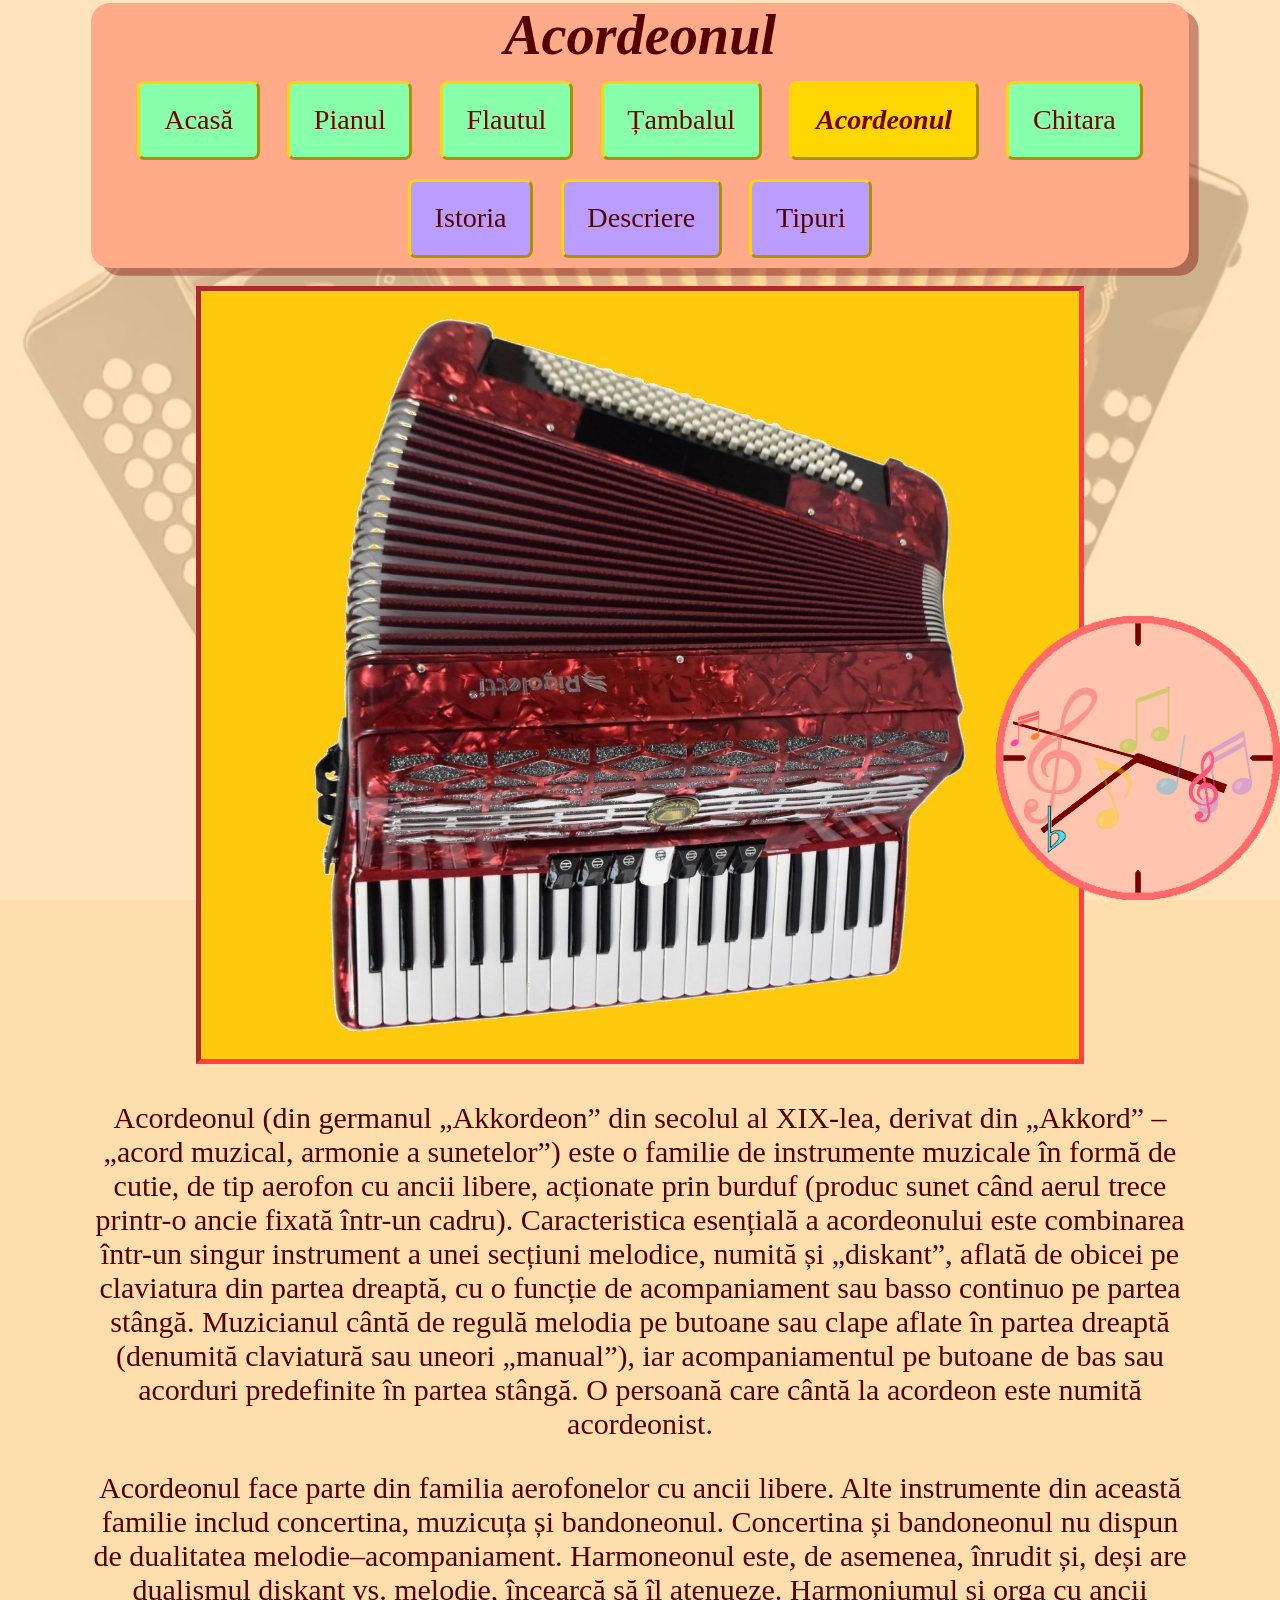
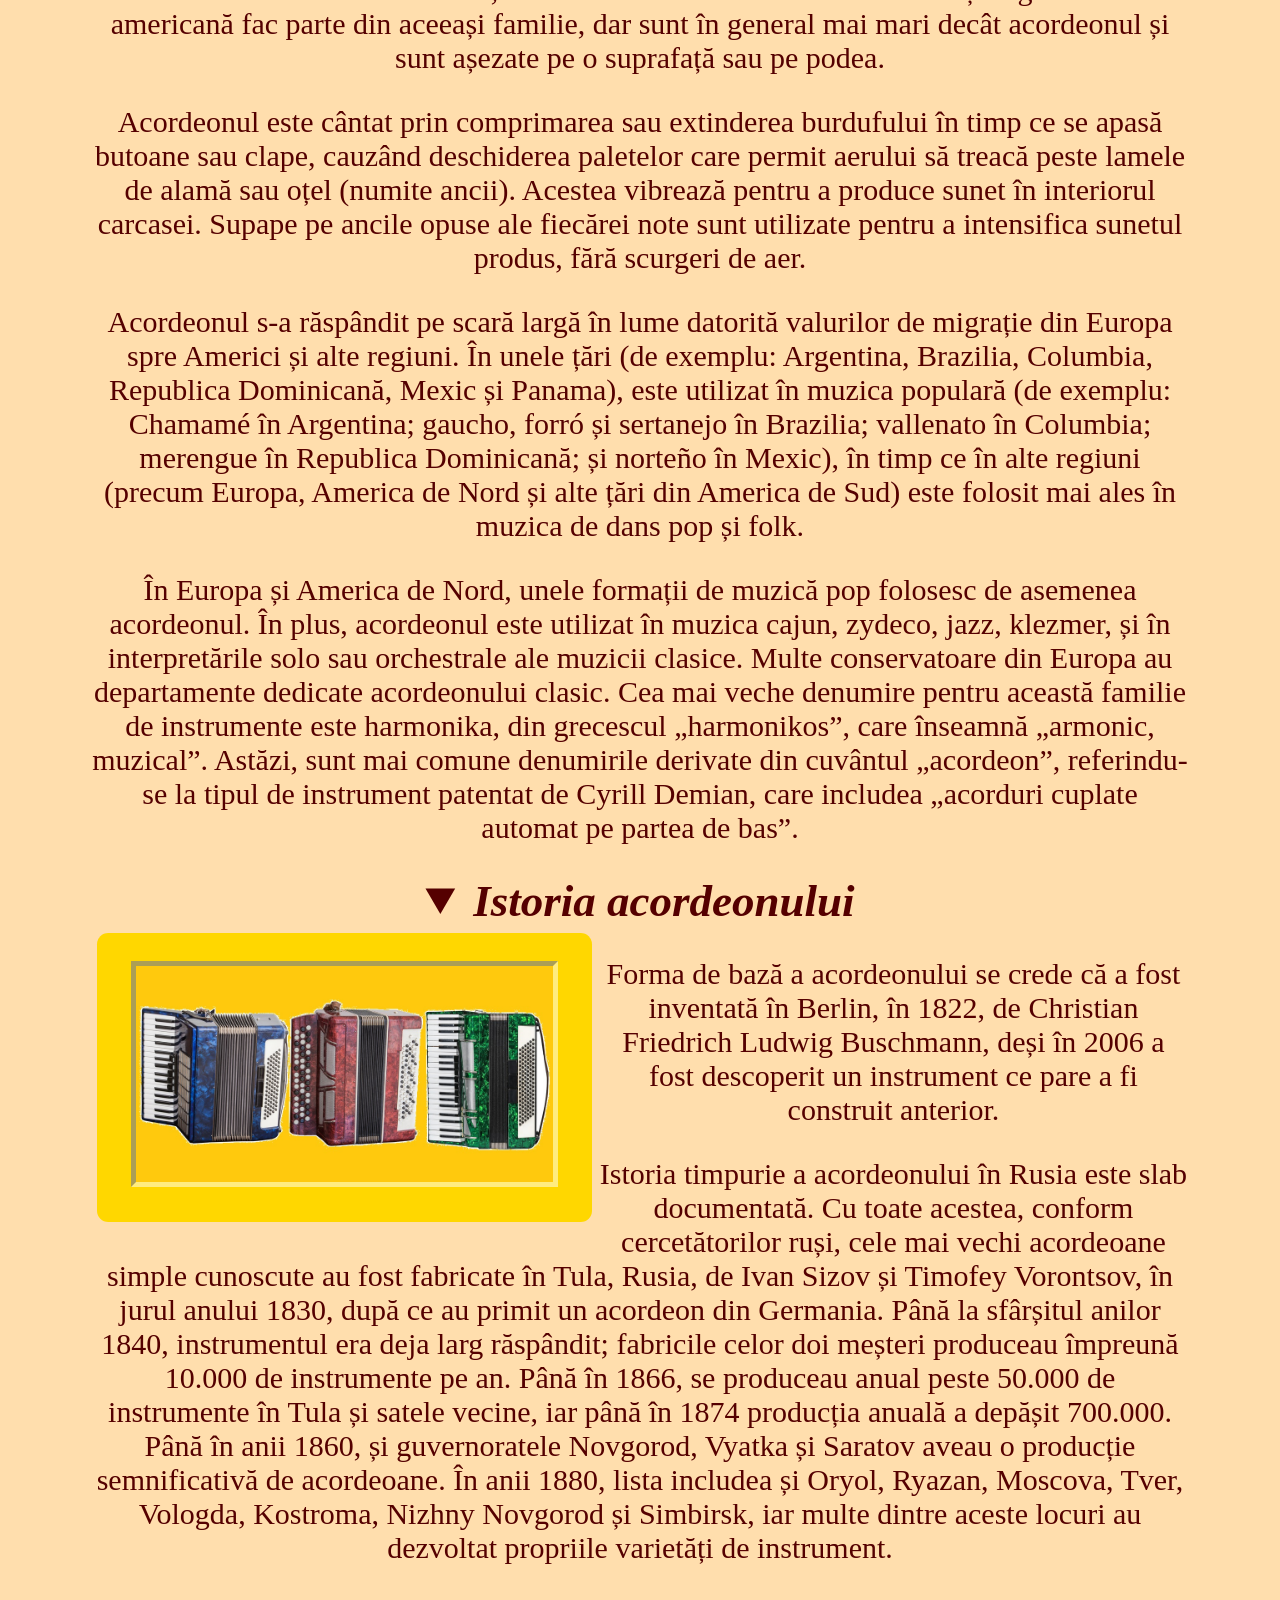
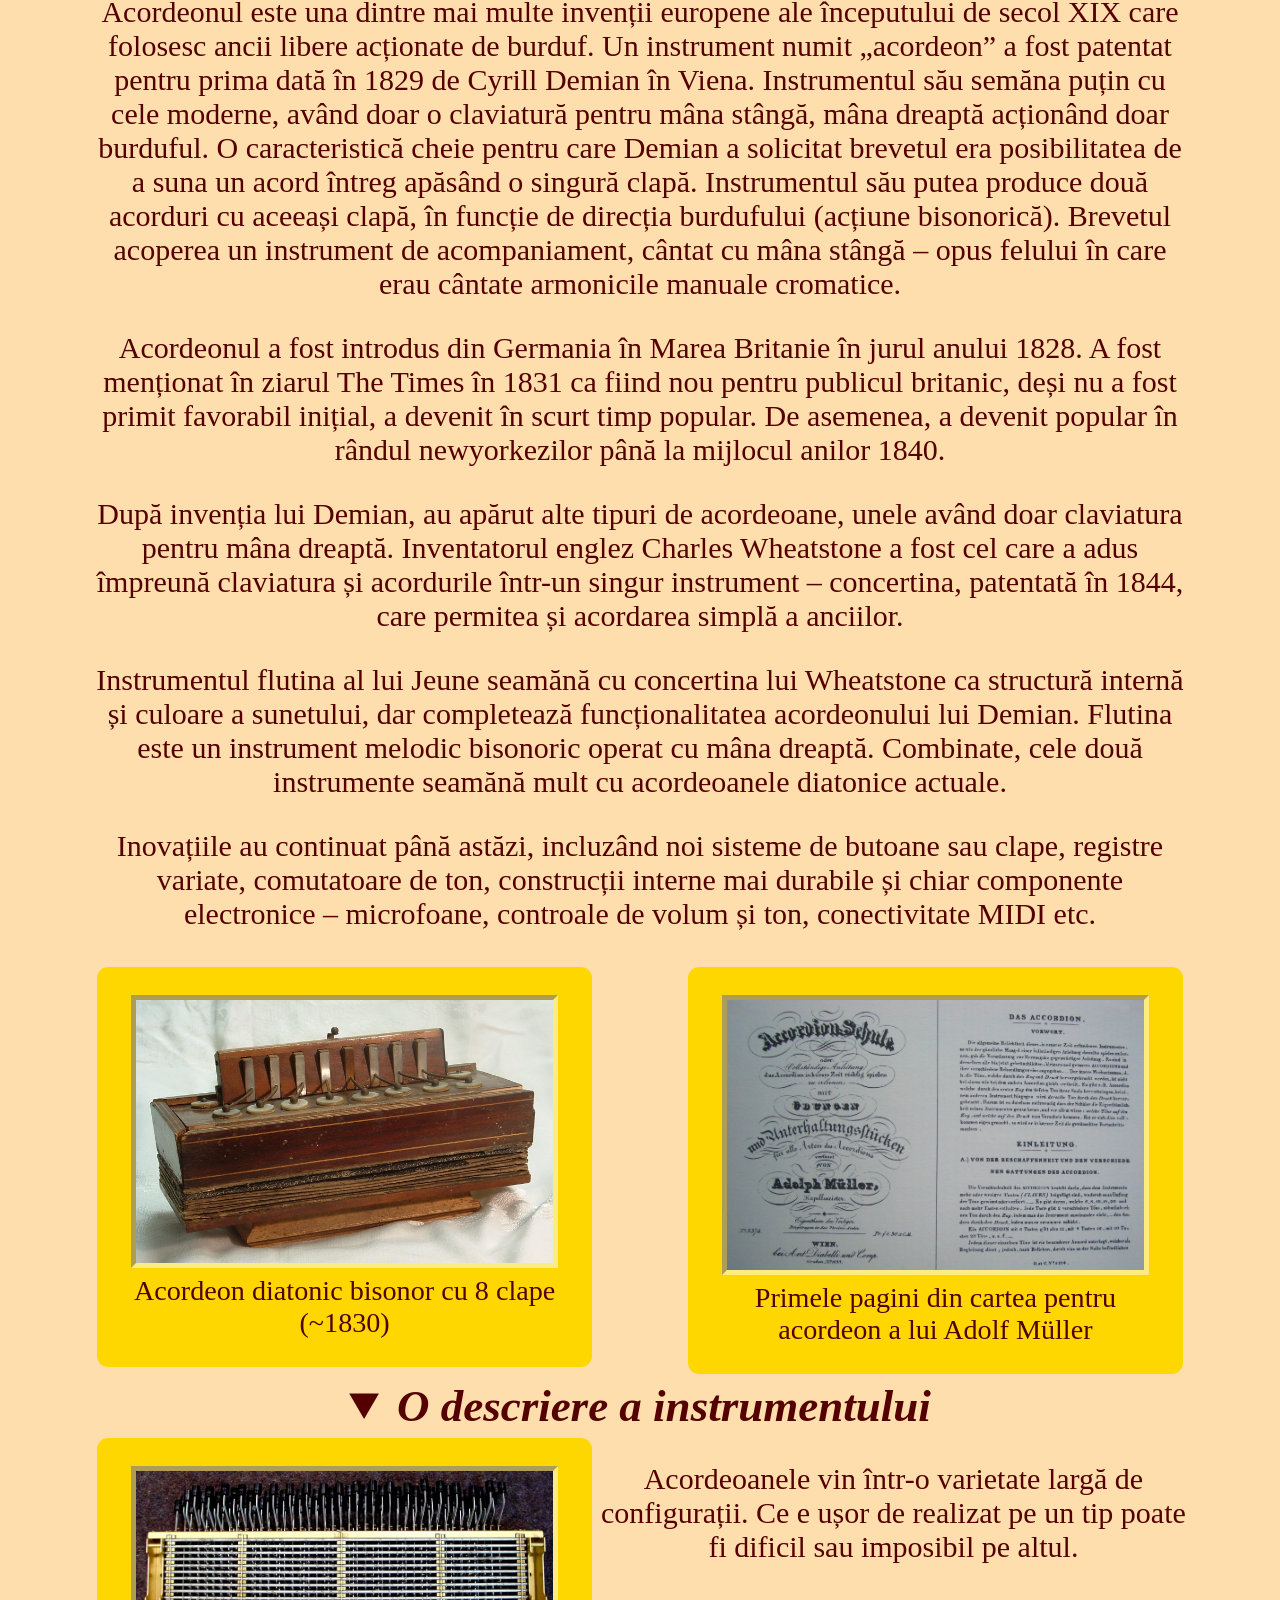
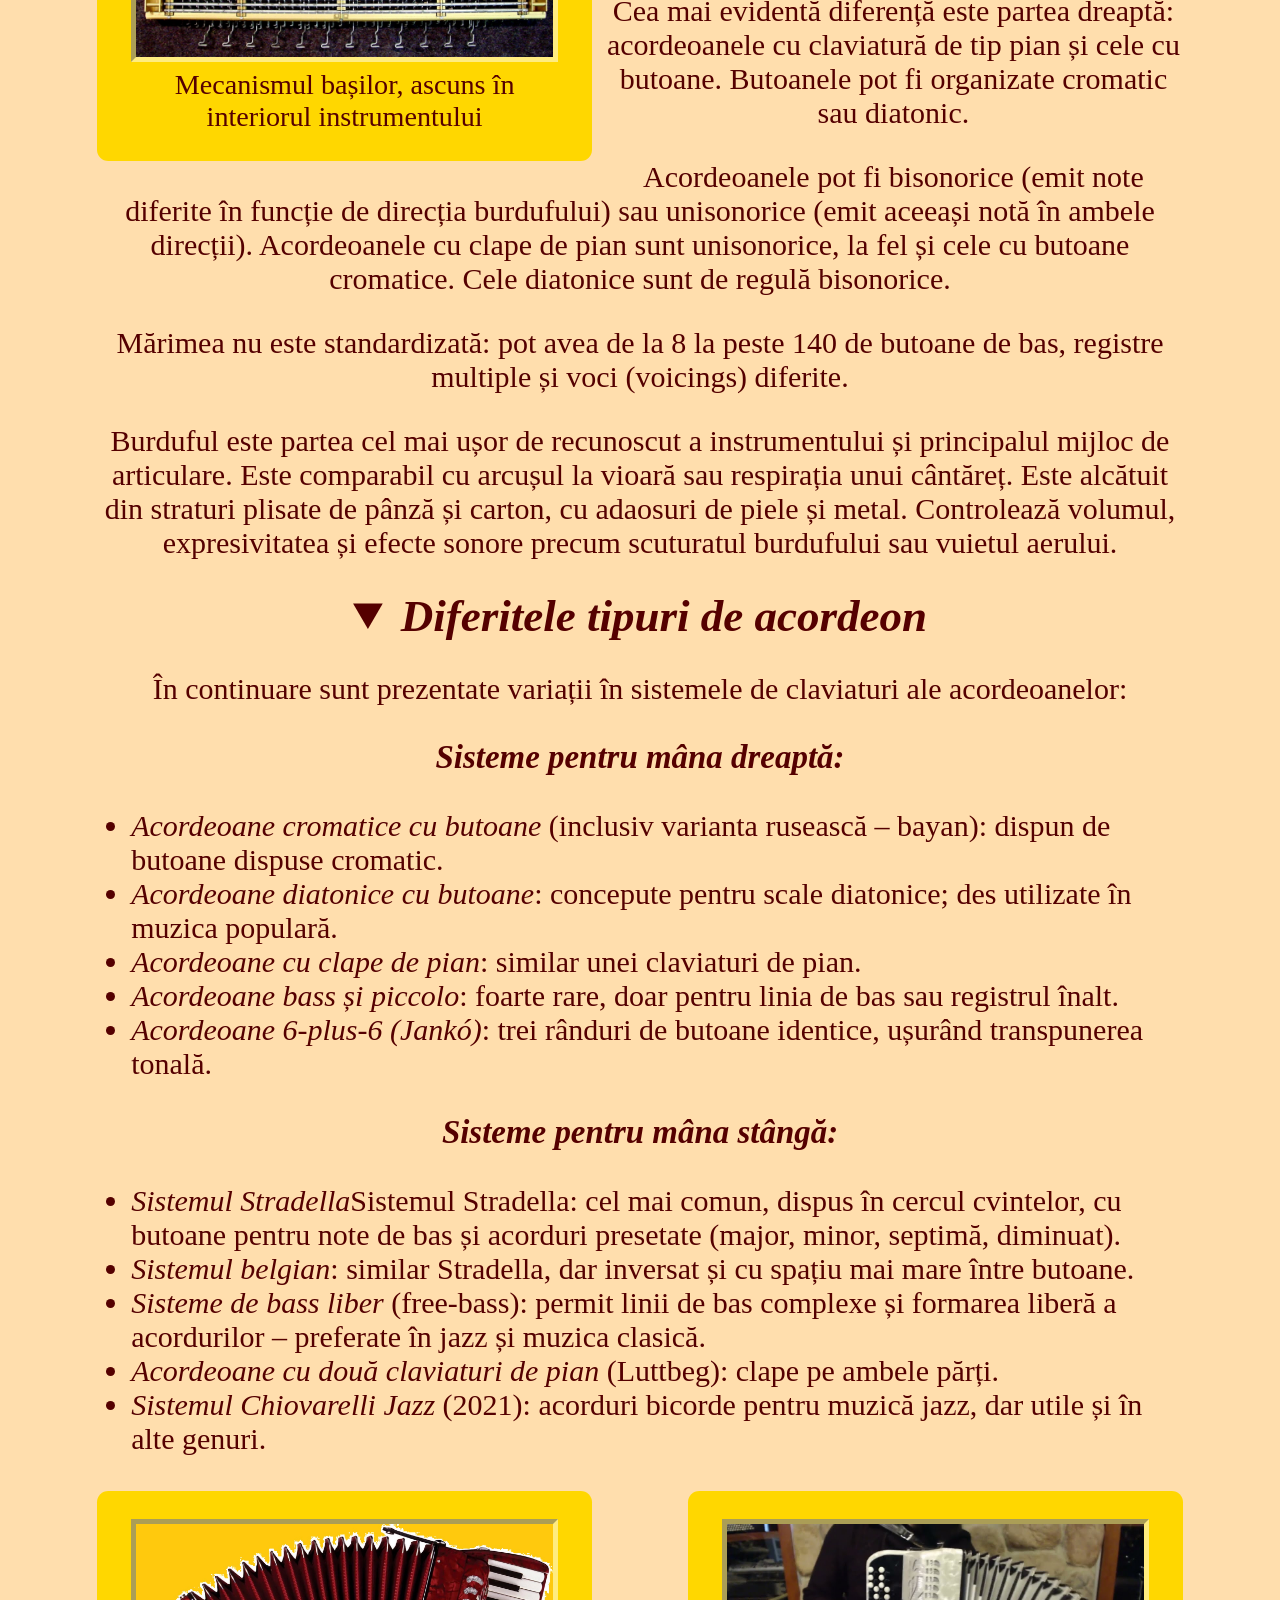
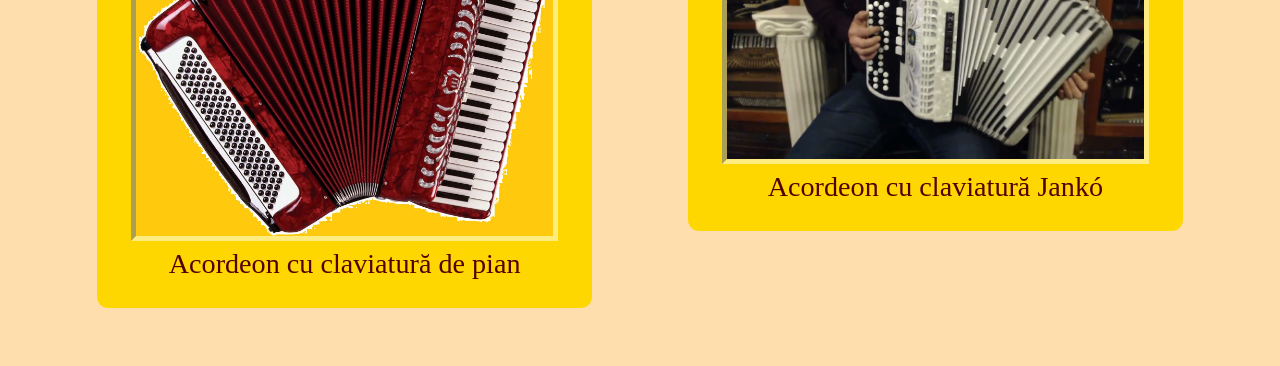
<file: docs/Acordeonul.html>
<!DOCTYPE html>
<html lang="ro">
<head>
  <meta charset="UTF-8"></meta>
  <title>Acordeonul</title>
  <link rel="icon" type="image/x-icon" href="icon.png"></link>
  <link rel="stylesheet" href="css/pagina.css"></link>
  <link rel="stylesheet" href="css/stil acordeon.css"></link>
</head>
<body>

<div id="fundal"></div>

<div id="continut">

<header>
  
  <h1>Acordeonul</h1>
  
  <div class="meniu">
    <a class="link" href="index.html">Acasă</a>
	<div class="subMeniu">
	  <a class="linkSub" href="Orchestra.html">Orchestra</a>
	  <div class="subSubMeniu">
	    <a class="linkSub" href="Orchestra.html#istoria">Istoria</a>
	    <a class="linkSub" href="Orchestra.html#descriere">Descriere</a>
	    <a class="linkSub" href="Orchestra.html#tipuri">Tipuri</a>
	  </div>
	</div>
  </div>
  
  <div class="meniu">
    <a class="link" href="Pianul.html">Pianul</a>
	<div class="subMeniu">
	  <a class="linkSub" href="Pianul.html#istoria">Istoria</a>
	  <a class="linkSub" href="Pianul.html#descriere">Descriere</a>
	  <a class="linkSub" href="Pianul.html#tipuri">Tipuri</a>
	</div>
  </div>
  
  <div class="meniu">
    <a class="link" href="Flautul.html">Flautul</a>
	<div class="subMeniu">
	  <a class="linkSub" href="Flautul.html#istoria">Istoria</a>
	  <a class="linkSub" href="Flautul.html#descriere">Descriere</a>
	  <a class="linkSub" href="Flautul.html#tipuri">Tipuri</a>
	</div>
  </div>
  
  <div class="meniu">
    <a class="link" href="Tambalul.html">Țambalul</a>
	<div class="subMeniu">
	  <a class="linkSub" href="Tambalul.html#istoria">Istoria</a>
	  <a class="linkSub" href="Tambalul.html#descriere">Descriere</a>
	</div>
  </div>
  
  <button class="link" id="pagCurenta">Acordeonul</button>
  
  <div class="meniu">
    <a class="link" href="Chitara.html">Chitara</a>
	<div class="subMeniu">
	  <a class="linkSub" href="Chitara.html#istoria">Istoria</a>
	  <a class="linkSub" href="Chitara.html#descriere">Descriere</a>
	  <a class="linkSub" href="Chitara.html#tipuri">Tipuri</a>
	</div>
  </div>
  
  <br><br>
  
  <a class="linkPag" href="#istoria">Istoria</a>
  <a class="linkPag" href="#descriere">Descriere</a>
  <a class="linkPag" href="#tipuri">Tipuri</a>
  
</header>

<img id="pozaAcordeon" class="pozaCoperta" src="Imagini/acordeon/coperta acordeon.jpg"></img>

<p>
  Acordeonul (din germanul „Akkordeon” din secolul al XIX-lea, derivat din „Akkord” – „acord muzical, armonie a sunetelor”) este o familie de instrumente muzicale în formă de cutie, de tip aerofon cu ancii libere, acționate prin burduf (produc sunet când aerul trece printr-o ancie fixată într-un cadru). Caracteristica esențială a acordeonului este combinarea într-un singur instrument a unei secțiuni melodice, numită și „diskant”, aflată de obicei pe claviatura din partea dreaptă, cu o funcție de acompaniament sau basso continuo pe partea stângă. Muzicianul cântă de regulă melodia pe butoane sau clape aflate în partea dreaptă (denumită claviatură sau uneori „manual”), iar acompaniamentul pe butoane de bas sau acorduri predefinite în partea stângă. O persoană care cântă la acordeon este numită acordeonist.
</p>
<p>
  Acordeonul face parte din familia aerofonelor cu ancii libere. Alte instrumente din această familie includ concertina, muzicuța și bandoneonul. Concertina și bandoneonul nu dispun de dualitatea melodie–acompaniament. Harmoneonul este, de asemenea, înrudit și, deși are dualismul diskant vs. melodie, încearcă să îl atenueze. Harmoniumul și orga cu ancii americană fac parte din aceeași familie, dar sunt în general mai mari decât acordeonul și sunt așezate pe o suprafață sau pe podea.
</p>
<p>
  Acordeonul este cântat prin comprimarea sau extinderea burdufului în timp ce se apasă butoane sau clape, cauzând deschiderea paletelor care permit aerului să treacă peste lamele de alamă sau oțel (numite ancii). Acestea vibrează pentru a produce sunet în interiorul carcasei. Supape pe ancile opuse ale fiecărei note sunt utilizate pentru a intensifica sunetul produs, fără scurgeri de aer.
</p>
<p>
  Acordeonul s-a răspândit pe scară largă în lume datorită valurilor de migrație din Europa spre Americi și alte regiuni. În unele țări (de exemplu: Argentina, Brazilia, Columbia, Republica Dominicană, Mexic și Panama), este utilizat în muzica populară (de exemplu: Chamamé în Argentina; gaucho, forró și sertanejo în Brazilia; vallenato în Columbia; merengue în Republica Dominicană; și norteño în Mexic), în timp ce în alte regiuni (precum Europa, America de Nord și alte țări din America de Sud) este folosit mai ales în muzica de dans pop și folk.
</p>
<p>
  În Europa și America de Nord, unele formații de muzică pop folosesc de asemenea acordeonul. În plus, acordeonul este utilizat în muzica cajun, zydeco, jazz, klezmer, și în interpretările solo sau orchestrale ale muzicii clasice. Multe conservatoare din Europa au departamente dedicate acordeonului clasic. Cea mai veche denumire pentru această familie de instrumente este harmonika, din grecescul „harmonikos”, care înseamnă „armonic, muzical”. Astăzi, sunt mai comune denumirile derivate din cuvântul „acordeon”, referindu-se la tipul de instrument patentat de Cyrill Demian, care includea „acorduri cuplate automat pe partea de bas”.
</p>

<div id="istoria">
<details open>

  <summary>Istoria acordeonului</summary>
  
  <div id="ramaTip" class="rama">
    <img id="pozaTip" class="poza" src="Imagini/acordeon/tipuri.jpg"></img>
  </div>
  
  <p>
    Forma de bază a acordeonului se crede că a fost inventată în Berlin, în 1822, de Christian Friedrich Ludwig Buschmann, deși în 2006 a fost descoperit un instrument ce pare a fi construit anterior.
  </p>
  <p>
    Istoria timpurie a acordeonului în Rusia este slab documentată. Cu toate acestea, conform cercetătorilor ruși, cele mai vechi acordeoane simple cunoscute au fost fabricate în Tula, Rusia, de Ivan Sizov și Timofey Vorontsov, în jurul anului 1830, după ce au primit un acordeon din Germania. Până la sfârșitul anilor 1840, instrumentul era deja larg răspândit; fabricile celor doi meșteri produceau împreună 10.000 de instrumente pe an. Până în 1866, se produceau anual peste 50.000 de instrumente în Tula și satele vecine, iar până în 1874 producția anuală a depășit 700.000. Până în anii 1860, și guvernoratele Novgorod, Vyatka și Saratov aveau o producție semnificativă de acordeoane. În anii 1880, lista includea și Oryol, Ryazan, Moscova, Tver, Vologda, Kostroma, Nizhny Novgorod și Simbirsk, iar multe dintre aceste locuri au dezvoltat propriile varietăți de instrument.
  </p>
  <p>
    Acordeonul este una dintre mai multe invenții europene ale începutului de secol XIX care folosesc ancii libere acționate de burduf. Un instrument numit „acordeon” a fost patentat pentru prima dată în 1829 de Cyrill Demian în Viena. Instrumentul său semăna puțin cu cele moderne, având doar o claviatură pentru mâna stângă, mâna dreaptă acționând doar burduful. O caracteristică cheie pentru care Demian a solicitat brevetul era posibilitatea de a suna un acord întreg apăsând o singură clapă. Instrumentul său putea produce două acorduri cu aceeași clapă, în funcție de direcția burdufului (acțiune bisonorică). Brevetul acoperea un instrument de acompaniament, cântat cu mâna stângă – opus felului în care erau cântate armonicile manuale cromatice.
  </p>
  <p>
    Acordeonul a fost introdus din Germania în Marea Britanie în jurul anului 1828. A fost menționat în ziarul The Times în 1831 ca fiind nou pentru publicul britanic, deși nu a fost primit favorabil inițial, a devenit în scurt timp popular. De asemenea, a devenit popular în rândul newyorkezilor până la mijlocul anilor 1840.
  </p>
  <p>
    După invenția lui Demian, au apărut alte tipuri de acordeoane, unele având doar claviatura pentru mâna dreaptă. Inventatorul englez Charles Wheatstone a fost cel care a adus împreună claviatura și acordurile într-un singur instrument – concertina, patentată în 1844, care permitea și acordarea simplă a anciilor.
  </p>
  <p>
    Instrumentul flutina al lui Jeune seamănă cu concertina lui Wheatstone ca structură internă și culoare a sunetului, dar completează funcționalitatea acordeonului lui Demian. Flutina este un instrument melodic bisonoric operat cu mâna dreaptă. Combinate, cele două instrumente seamănă mult cu acordeoanele diatonice actuale.
  </p>
  <p>
    Inovațiile au continuat până astăzi, incluzând noi sisteme de butoane sau clape, registre variate, comutatoare de ton, construcții interne mai durabile și chiar componente electronice – microfoane, controale de volum și ton, conectivitate MIDI etc.
  </p>
  
  <div id="rama1830" class="rama">
    <img id="poza1830" class="poza" src="Imagini/acordeon/1830.jpg"></img>
    <br>Acordeon diatonic bisonor cu 8 clape (~1830)
  </div>
  
  <div id="ramaCarte" class="rama">
    <img id="pozaCarte" class="poza" src="Imagini/acordeon/carte.jpg"></img>
    <br>Primele pagini din cartea pentru acordeon a lui Adolf Müller
  </div>

</details>
</div>

<div id="descriere">
<details open>

  <summary>O descriere a instrumentului</summary>
  
  <div id="ramaBasi" class="rama">
    <img id="pozaBasi" class="poza" src="Imagini/acordeon/mecanism basi.jpg"></img>
    <br>Mecanismul bașilor, ascuns în interiorul instrumentului
  </div>
  
  <p>
    Acordeoanele vin într-o varietate largă de configurații. Ce e ușor de realizat pe un tip poate fi dificil sau imposibil pe altul.
  </p>
  <p>
    Cea mai evidentă diferență este partea dreaptă: acordeoanele cu claviatură de tip pian și cele cu butoane. Butoanele pot fi organizate cromatic sau diatonic.
  </p>
  <p>
    Acordeoanele pot fi bisonorice (emit note diferite în funcție de direcția burdufului) sau unisonorice (emit aceeași notă în ambele direcții). Acordeoanele cu clape de pian sunt unisonorice, la fel și cele cu butoane cromatice. Cele diatonice sunt de regulă bisonorice.
  </p>
  <p>
    Mărimea nu este standardizată: pot avea de la 8 la peste 140 de butoane de bas, registre multiple și voci (voicings) diferite.
  </p>
  <p>
    Burduful este partea cel mai ușor de recunoscut a instrumentului și principalul mijloc de articulare. Este comparabil cu arcușul la vioară sau respirația unui cântăreț. Este alcătuit din straturi plisate de pânză și carton, cu adaosuri de piele și metal. Controlează volumul, expresivitatea și efecte sonore precum scuturatul burdufului sau vuietul aerului.
  </p>

</details>
</div>

<div id="tipuri">
<details open>

  <summary>Diferitele tipuri de acordeon</summary>

  <p>
    În continuare sunt prezentate variații în sistemele de claviaturi ale acordeoanelor:
  </p>
  
  <h3>Sisteme pentru mâna dreaptă:</h3>
  
  <ul>
    <li>
	  <em>Acordeoane cromatice cu butoane</em> (inclusiv varianta rusească – bayan): dispun de butoane dispuse cromatic.
	</li>
	<li>
	  <em>Acordeoane diatonice cu butoane</em>: concepute pentru scale diatonice; des utilizate în muzica populară.
	</li>
	<li>
	  <em>Acordeoane cu clape de pian</em>: similar unei claviaturi de pian.
	</li>
	<li>
	  <em>Acordeoane bass și piccolo</em>: foarte rare, doar pentru linia de bas sau registrul înalt.
	</li>
	<li>
	  <em>Acordeoane 6-plus-6 (Jankó)</em>: trei rânduri de butoane identice, ușurând transpunerea tonală.
	</li>
  </ul>
  
  <h3>Sisteme pentru mâna stângă:</h3>
  
  <ul>
    <li>
	  <em>Sistemul Stradella</em>Sistemul Stradella: cel mai comun, dispus în cercul cvintelor, cu butoane pentru note de bas și acorduri presetate (major, minor, septimă, diminuat).
	</li>
	<li>
	  <em>Sistemul belgian</em>: similar Stradella, dar inversat și cu spațiu mai mare între butoane.
	</li>
	<li>
	  <em>Sisteme de bass liber</em> (free-bass): permit linii de bas complexe și formarea liberă a acordurilor – preferate în jazz și muzica clasică.
	</li>
	<li>
	  <em>Acordeoane cu două claviaturi de pian</em> (Luttbeg): clape pe ambele părți.
	</li>
	<li>
	  <em>Sistemul Chiovarelli Jazz</em> (2021): acorduri bicorde pentru muzică jazz, dar utile și în alte genuri.
	</li>
  </ul>
  
  <div id="ramaPian" class="rama">
    <img id="pozaPian" class="poza" src="Imagini/acordeon/acordeon pian.jpg"></img>
    <br>Acordeon cu claviatură de pian
  </div>
  
  <div id="ramaJanko" class="rama">
    <img id="pozaJanko" class="poza" src="Imagini/acordeon/acordeon janko.jpg"></img>
    <br>Acordeon cu claviatură Jankó
  </div>

</details>
</div>

</div>

<div id="divCeas" onclick="miscare()">
  <canvas id="c"></canvas>
  <img id="pozaNote" src="Ceas/Imagini/note muzicale.png"></img>
  
  <img id="cheiaSol" class="pozeAce" src="Ceas/Imagini/cheia sol.png"></img>
  <img id="saispre" class="pozeAce" src="Ceas/Imagini/saisprezecimi.png"></img>
  <img id="bemol" class="pozeAce" src="Ceas/Imagini/bemol.png"></img>
</div>

</body>
<script src="javascript.js"></script>
</html>
</file>
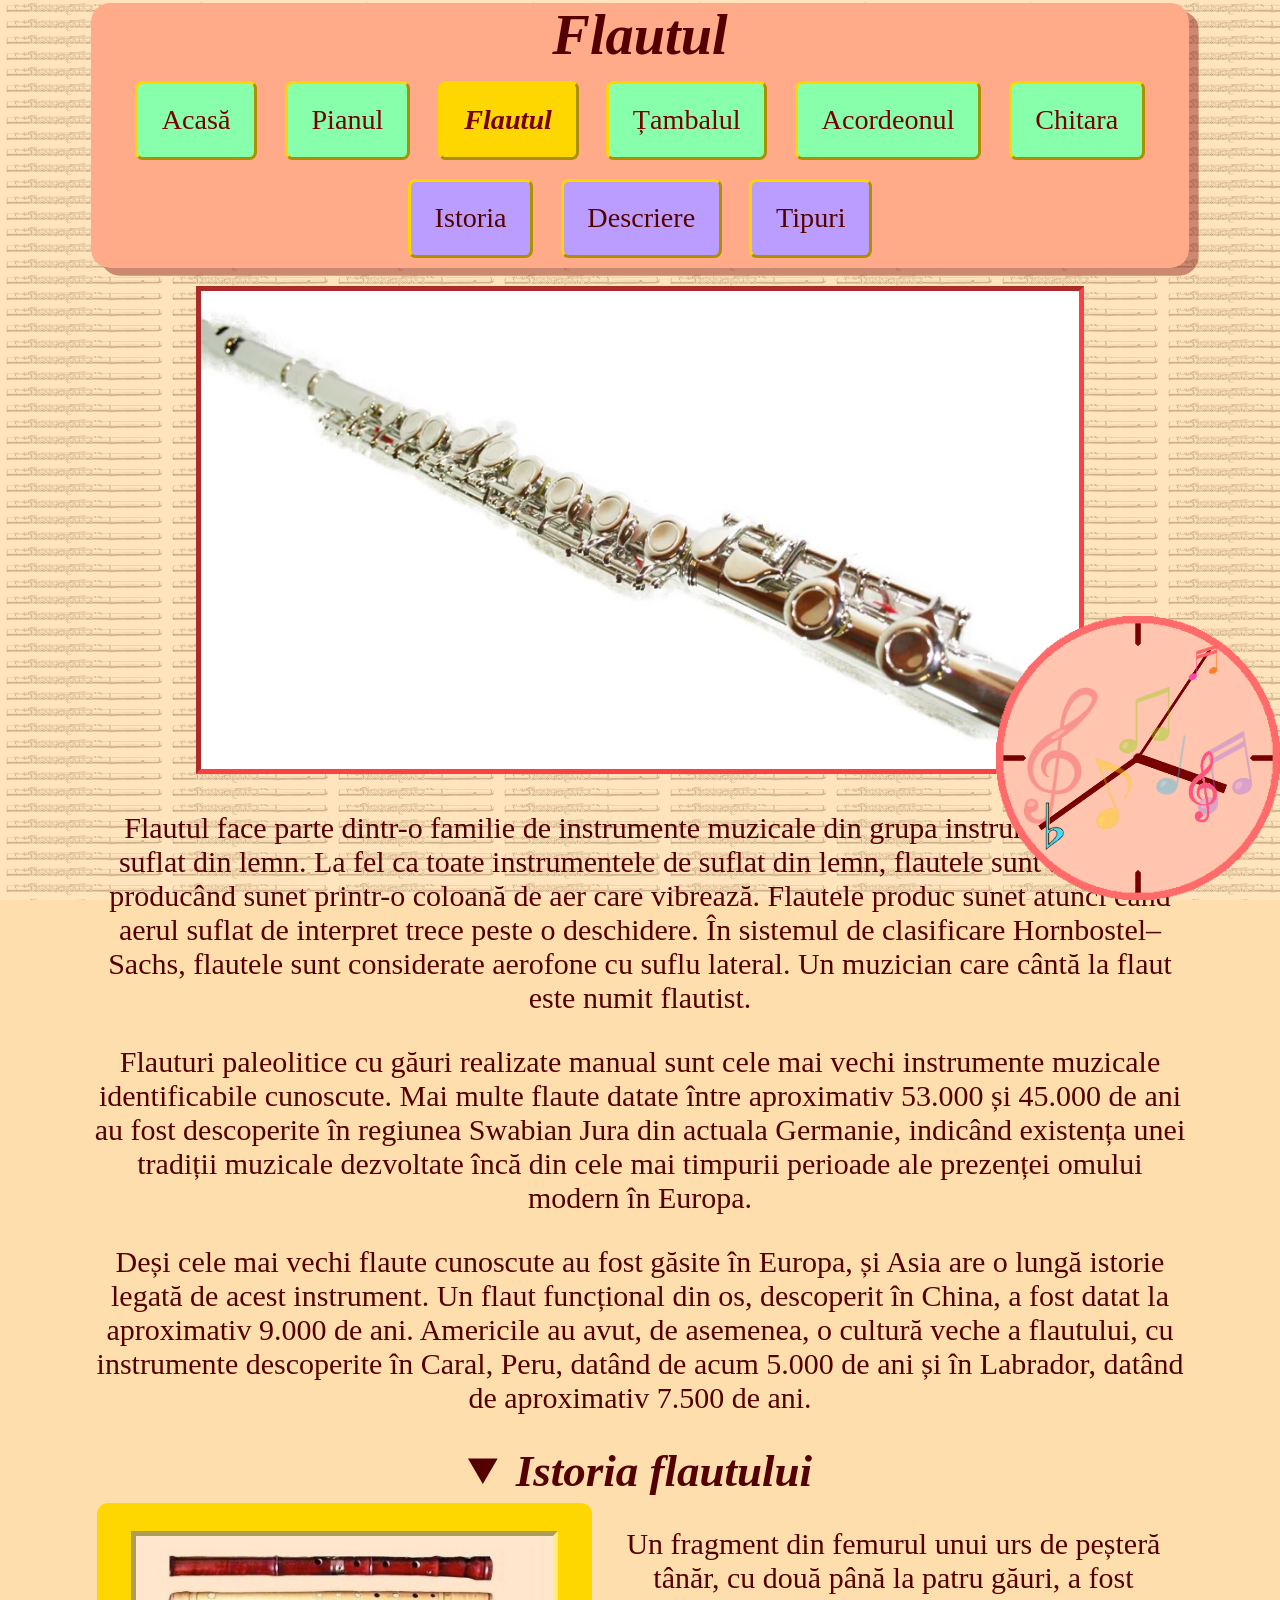
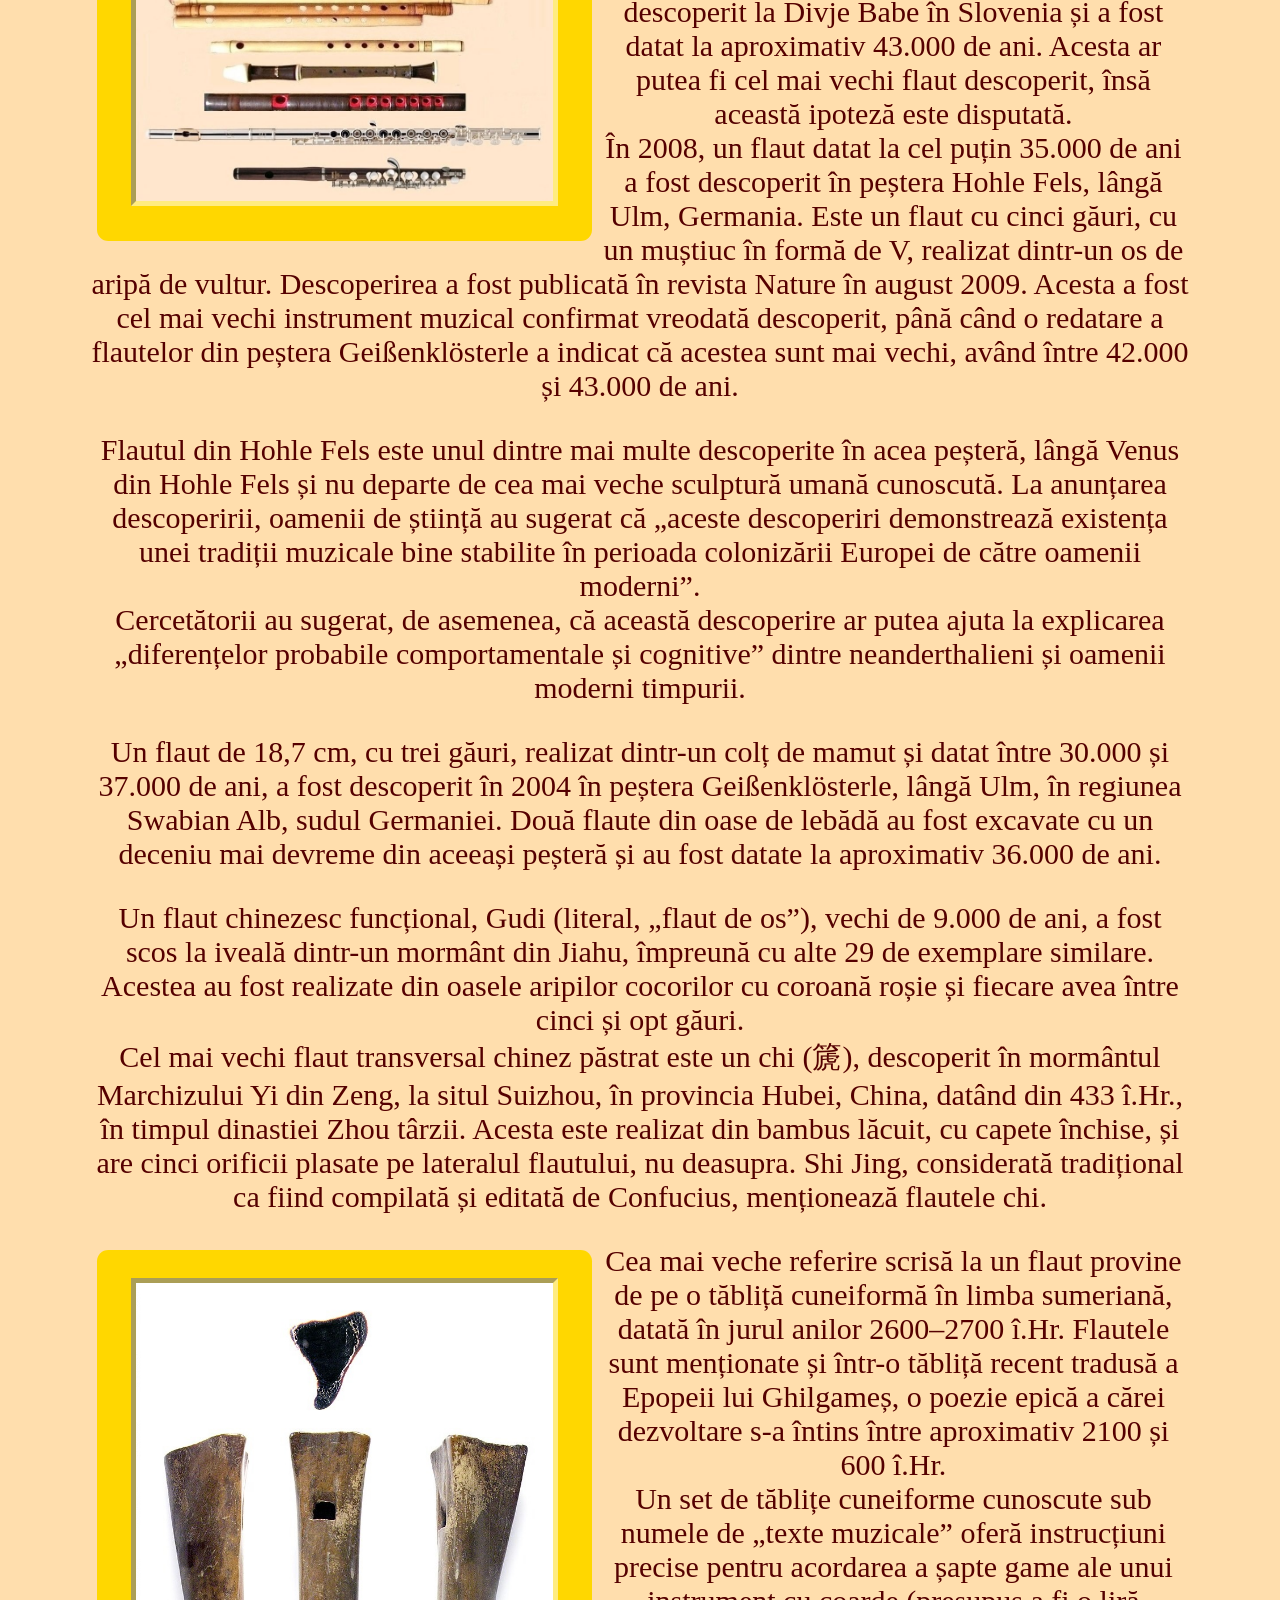
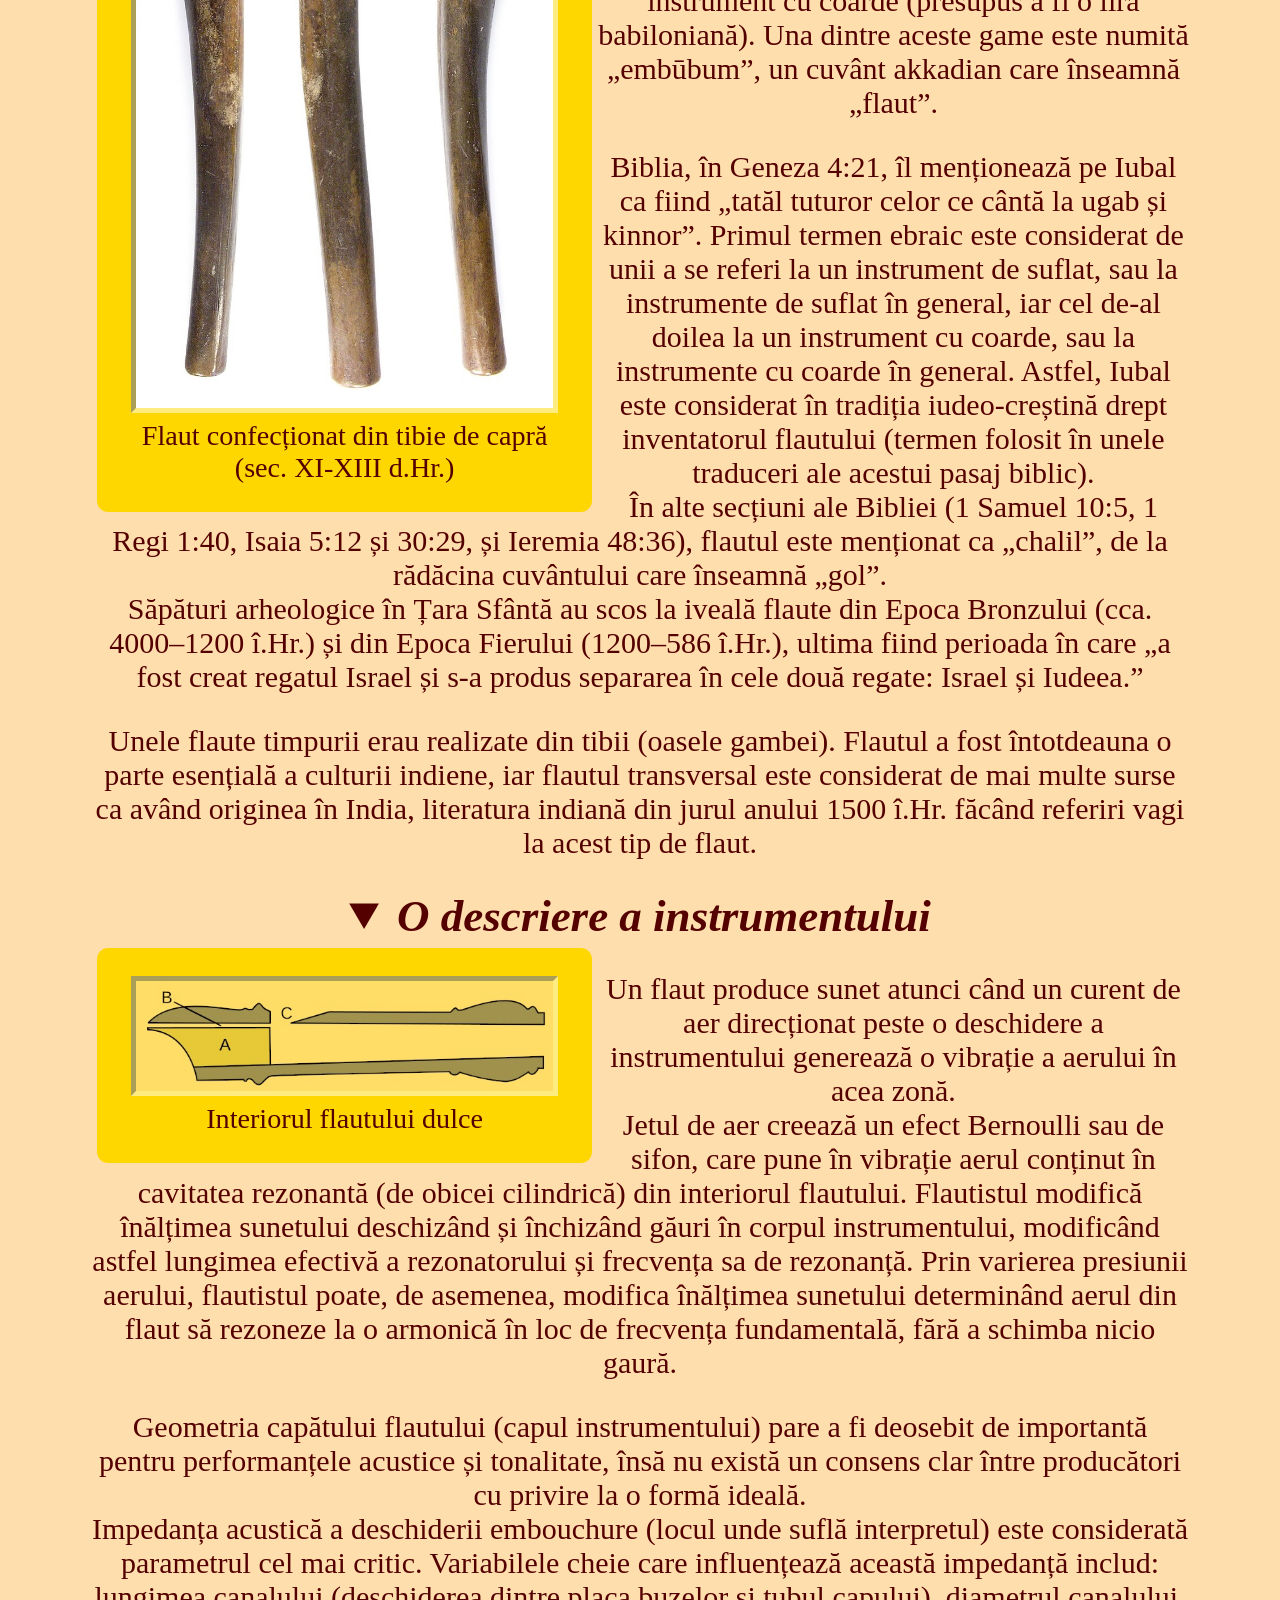
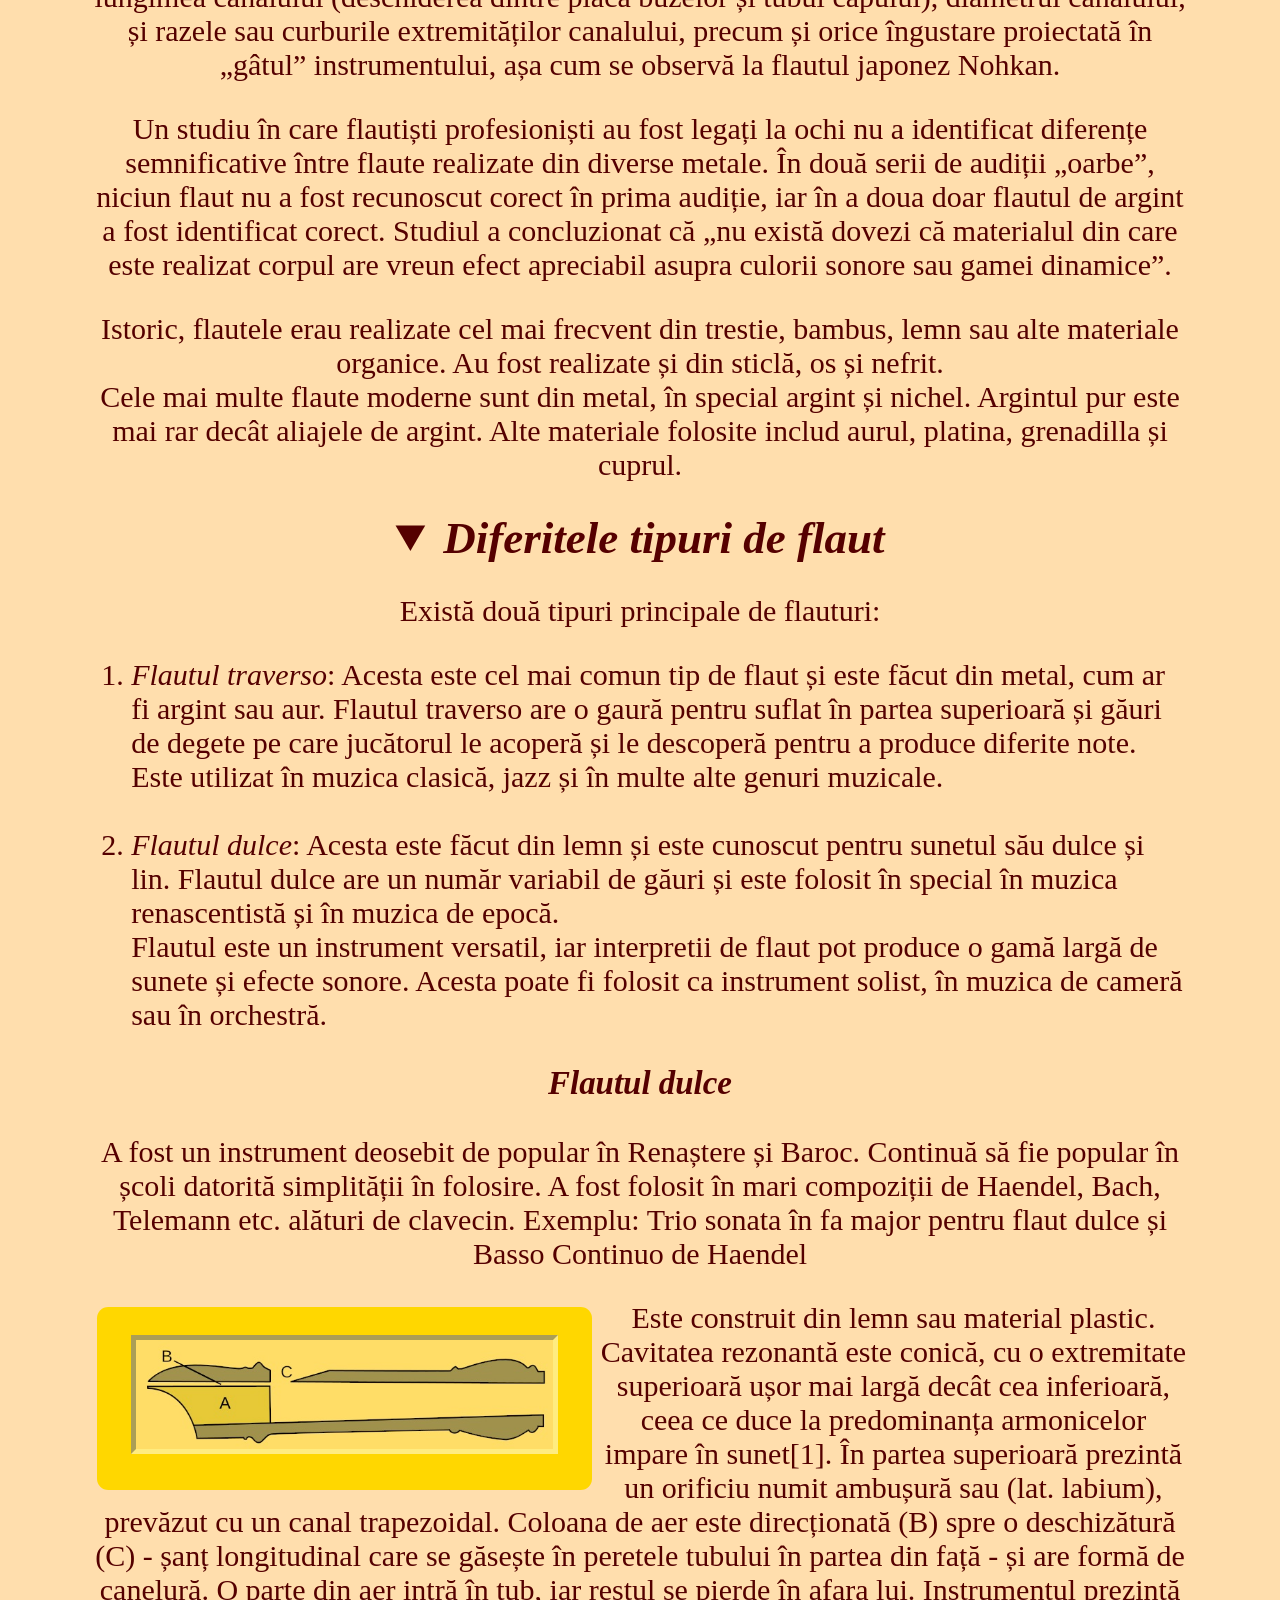
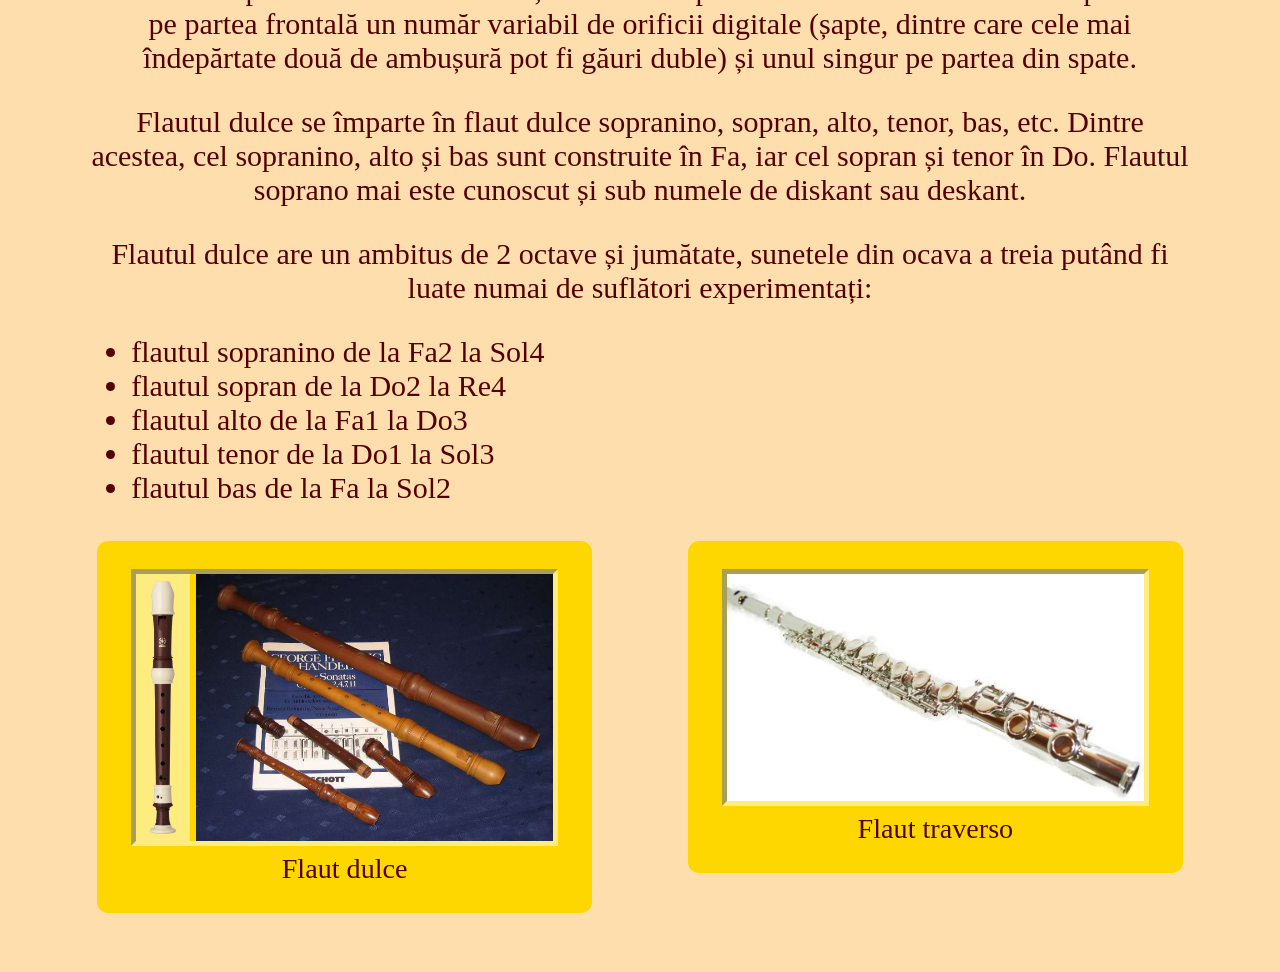
<file: docs/Flautul.html>
<!DOCTYPE html>
<html lang="ro">
<head>
  <meta charset="UTF-8"></meta>
  <title>Flautul</title>
  <link rel="icon" type="image/x-icon" href="icon.png"></link>
  <link rel="stylesheet" href="css/pagina.css"></link>
  <link rel="stylesheet" href="css/stil flaut.css"></link>
</head>
<body>

<div id="fundal"></div>

<div id="continut">

<header>
  
  <h1>Flautul</h1>
  
  <div class="meniu">
    <a class="link" href="index.html">Acasă</a>
	<div class="subMeniu">
	  <a class="linkSub" href="Orchestra.html">Orchestra</a>
	  <div class="subSubMeniu">
	    <a class="linkSub" href="Orchestra.html#istoria">Istoria</a>
	    <a class="linkSub" href="Orchestra.html#descriere">Descriere</a>
	    <a class="linkSub" href="Orchestra.html#tipuri">Tipuri</a>
	  </div>
	</div>
  </div>
  
  <div class="meniu">
    <a class="link" href="Pianul.html">Pianul</a>
	<div class="subMeniu">
	  <a class="linkSub" href="Pianul.html#istoria">Istoria</a>
	  <a class="linkSub" href="Pianul.html#descriere">Descriere</a>
	  <a class="linkSub" href="Pianul.html#tipuri">Tipuri</a>
	</div>
  </div>
  
  <button class="link" id="pagCurenta">Flautul</button>
  
  <div class="meniu">
    <a class="link" href="Tambalul.html">Țambalul</a>
	<div class="subMeniu">
	  <a class="linkSub" href="Tambalul.html#istoria">Istoria</a>
	  <a class="linkSub" href="Tambalul.html#descriere">Descriere</a>
	</div>
  </div>
  
  <div class="meniu">
    <a class="link" href="Acordeonul.html">Acordeonul</a>
	<div class="subMeniu">
	  <a class="linkSub" href="Acordeonul.html#istoria">Istoria</a>
	  <a class="linkSub" href="Acordeonul.html#descriere">Descriere</a>
	  <a class="linkSub" href="Acordeonul.html#tipuri">Tipuri</a>
	</div>
  </div>
  
  <div class="meniu">
    <a class="link" href="Chitara.html">Chitara</a>
	<div class="subMeniu">
	  <a class="linkSub" href="Chitara.html#istoria">Istoria</a>
	  <a class="linkSub" href="Chitara.html#descriere">Descriere</a>
	  <a class="linkSub" href="Chitara.html#tipuri">Tipuri</a>
	</div>
  </div>
  
  <br><br>
  
  <a class="linkPag" href="#istoria">Istoria</a>
  <a class="linkPag" href="#descriere">Descriere</a>
  <a class="linkPag" href="#tipuri">Tipuri</a>
  
</header>

<img id="pozaCoperta" class="pozaCoperta" src="Imagini/flaut/coperta flaut.jpg"></img>

<p>
  Flautul face parte dintr-o familie de instrumente muzicale din grupa instrumentelor de suflat din lemn. La fel ca toate instrumentele de suflat din lemn, flautele sunt aerofone, producând sunet printr-o coloană de aer care vibrează. Flautele produc sunet atunci când aerul suflat de interpret trece peste o deschidere. În sistemul de clasificare Hornbostel–Sachs, flautele sunt considerate aerofone cu suflu lateral. Un muzician care cântă la flaut este numit flautist.
</p>
<p>
  Flauturi paleolitice cu găuri realizate manual sunt cele mai vechi instrumente muzicale identificabile cunoscute. Mai multe flaute datate între aproximativ 53.000 și 45.000 de ani au fost descoperite în regiunea Swabian Jura din actuala Germanie, indicând existența unei tradiții muzicale dezvoltate încă din cele mai timpurii perioade ale prezenței omului modern în Europa.
</p>
<p>
  Deși cele mai vechi flaute cunoscute au fost găsite în Europa, și Asia are o lungă istorie legată de acest instrument. Un flaut funcțional din os, descoperit în China, a fost datat la aproximativ 9.000 de ani. Americile au avut, de asemenea, o cultură veche a flautului, cu instrumente descoperite în Caral, Peru, datând de acum 5.000 de ani și în Labrador, datând de aproximativ 7.500 de ani.
</p>

<div id="istoria">
<details open>
  
  <summary>Istoria flautului</summary>
  
  <div id="ramaEvo" class="rama">
    <img id="pozaEvo" class="poza" src="Imagini/flaut/evolutie.jpg"></img>
  </div>
  
  <p>
    Un fragment din femurul unui urs de peșteră tânăr, cu două până la patru găuri, a fost descoperit la Divje Babe în Slovenia și a fost datat la aproximativ 43.000 de ani. Acesta ar putea fi cel mai vechi flaut descoperit, însă această ipoteză este disputată.
    <br>În 2008, un flaut datat la cel puțin 35.000 de ani a fost descoperit în peștera Hohle Fels, lângă Ulm, Germania. Este un flaut cu cinci găuri, cu un muștiuc în formă de V, realizat dintr-un os de aripă de vultur. Descoperirea a fost publicată în revista Nature în august 2009. Acesta a fost cel mai vechi instrument muzical confirmat vreodată descoperit, până când o redatare a flautelor din peștera Geißenklösterle a indicat că acestea sunt mai vechi, având între 42.000 și 43.000 de ani.
  </p>
  <p>
    Flautul din Hohle Fels este unul dintre mai multe descoperite în acea peșteră, lângă Venus din Hohle Fels și nu departe de cea mai veche sculptură umană cunoscută. La anunțarea descoperirii, oamenii de știință au sugerat că „aceste descoperiri demonstrează existența unei tradiții muzicale bine stabilite în perioada colonizării Europei de către oamenii moderni”.
    <br>Cercetătorii au sugerat, de asemenea, că această descoperire ar putea ajuta la explicarea „diferențelor probabile comportamentale și cognitive” dintre neanderthalieni și oamenii moderni timpurii.
  </p>
  <p>
    Un flaut de 18,7 cm, cu trei găuri, realizat dintr-un colț de mamut și datat între 30.000 și 37.000 de ani, a fost descoperit în 2004 în peștera Geißenklösterle, lângă Ulm, în regiunea Swabian Alb, sudul Germaniei. Două flaute din oase de lebădă au fost excavate cu un deceniu mai devreme din aceeași peșteră și au fost datate la aproximativ 36.000 de ani.
  </p>
  <p>
    Un flaut chinezesc funcțional, Gudi (literal, „flaut de os”), vechi de 9.000 de ani, a fost scos la iveală dintr-un mormânt din Jiahu, împreună cu alte 29 de exemplare similare. Acestea au fost realizate din oasele aripilor cocorilor cu coroană roșie și fiecare avea între cinci și opt găuri.
    <br>Cel mai vechi flaut transversal chinez păstrat este un chi (篪), descoperit în mormântul Marchizului Yi din Zeng, la situl Suizhou, în provincia Hubei, China, datând din 433 î.Hr., în timpul dinastiei Zhou târzii. Acesta este realizat din bambus lăcuit, cu capete închise, și are cinci orificii plasate pe lateralul flautului, nu deasupra. Shi Jing, considerată tradițional ca fiind compilată și editată de Confucius, menționează flautele chi.
  </p>
  
  <div id="ramaAntic" class="rama">
    <img id="pozaAntic" class="poza" src="Imagini/flaut/flaut antic.jpg"></img>
    <br>Flaut confecționat din tibie de capră (sec. XI-XIII d.Hr.)
  </div>
  
  <p>
    Cea mai veche referire scrisă la un flaut provine de pe o tăbliță cuneiformă în limba sumeriană, datată în jurul anilor 2600–2700 î.Hr. Flautele sunt menționate și într-o tăbliță recent tradusă a Epopeii lui Ghilgameș, o poezie epică a cărei dezvoltare s-a întins între aproximativ 2100 și 600 î.Hr.
    <br>Un set de tăblițe cuneiforme cunoscute sub numele de „texte muzicale” oferă instrucțiuni precise pentru acordarea a șapte game ale unui instrument cu coarde (presupus a fi o liră babiloniană). Una dintre aceste game este numită „embūbum”, un cuvânt akkadian care înseamnă „flaut”.
  </p>
  <p>
    Biblia, în Geneza 4:21, îl menționează pe Iubal ca fiind „tatăl tuturor celor ce cântă la ugab și kinnor”. Primul termen ebraic este considerat de unii a se referi la un instrument de suflat, sau la instrumente de suflat în general, iar cel de-al doilea la un instrument cu coarde, sau la instrumente cu coarde în general. Astfel, Iubal este considerat în tradiția iudeo-creștină drept inventatorul flautului (termen folosit în unele traduceri ale acestui pasaj biblic).
    <br>În alte secțiuni ale Bibliei (1 Samuel 10:5, 1 Regi 1:40, Isaia 5:12 și 30:29, și Ieremia 48:36), flautul este menționat ca „chalil”, de la rădăcina cuvântului care înseamnă „gol”.
    <br>Săpături arheologice în Țara Sfântă au scos la iveală flaute din Epoca Bronzului (cca. 4000–1200 î.Hr.) și din Epoca Fierului (1200–586 î.Hr.), ultima fiind perioada în care „a fost creat regatul Israel și s-a produs separarea în cele două regate: Israel și Iudeea.”
  </p>
  <p>
    Unele flaute timpurii erau realizate din tibii (oasele gambei). Flautul a fost întotdeauna o parte esențială a culturii indiene, iar flautul transversal este considerat de mai multe surse ca având originea în India, literatura indiană din jurul anului 1500 î.Hr. făcând referiri vagi la acest tip de flaut.
  </p>
  
</details>
</div>

<div id="descriere">
<details open>

  <summary>O descriere a instrumentului</summary>
  
  <div id="ramaInt" class="rama">
    <img id="pozaInt" class="poza" src="Imagini/flaut/interior flaut dulce.jpg"></img>
    <br>Interiorul flautului dulce
  </div>
  
  <p>
    Un flaut produce sunet atunci când un curent de aer direcționat peste o deschidere a instrumentului generează o vibrație a aerului în acea zonă.
    <br>Jetul de aer creează un efect Bernoulli sau de sifon, care pune în vibrație aerul conținut în cavitatea rezonantă (de obicei cilindrică) din interiorul flautului. Flautistul modifică înălțimea sunetului deschizând și închizând găuri în corpul instrumentului, modificând astfel lungimea efectivă a rezonatorului și frecvența sa de rezonanță. Prin varierea presiunii aerului, flautistul poate, de asemenea, modifica înălțimea sunetului determinând aerul din flaut să rezoneze la o armonică în loc de frecvența fundamentală, fără a schimba nicio gaură.
  </p>
  <p>
    Geometria capătului flautului (capul instrumentului) pare a fi deosebit de importantă pentru performanțele acustice și tonalitate, însă nu există un consens clar între producători cu privire la o formă ideală.
    <br>Impedanța acustică a deschiderii embouchure (locul unde suflă interpretul) este considerată parametrul cel mai critic. Variabilele cheie care influențează această impedanță includ: lungimea canalului (deschiderea dintre placa buzelor și tubul capului), diametrul canalului, și razele sau curburile extremităților canalului, precum și orice îngustare proiectată în „gâtul” instrumentului, așa cum se observă la flautul japonez Nohkan.
  </p>
  <p>
    Un studiu în care flautiști profesioniști au fost legați la ochi nu a identificat diferențe semnificative între flaute realizate din diverse metale. În două serii de audiții „oarbe”, niciun flaut nu a fost recunoscut corect în prima audiție, iar în a doua doar flautul de argint a fost identificat corect. Studiul a concluzionat că „nu există dovezi că materialul din care este realizat corpul are vreun efect apreciabil asupra culorii sonore sau gamei dinamice”.
  </p>
  <p>
    Istoric, flautele erau realizate cel mai frecvent din trestie, bambus, lemn sau alte materiale organice. Au fost realizate și din sticlă, os și nefrit.
    <br>Cele mai multe flaute moderne sunt din metal, în special argint și nichel. Argintul pur este mai rar decât aliajele de argint. Alte materiale folosite includ aurul, platina, grenadilla și cuprul.
  </p>
  
</details>
</div>

<div id="tipuri">
<details open>

  <summary>Diferitele tipuri de flaut</summary>
  
  <p>
    Există două tipuri principale de flauturi:
  </p>
  
  <ol>
    <li>
	  <em>Flautul traverso</em>: Acesta este cel mai comun tip de flaut și este făcut din metal, cum ar fi argint sau aur. Flautul traverso are o gaură pentru suflat în partea superioară și găuri de degete pe care jucătorul le acoperă și le descoperă pentru a produce diferite note. Este utilizat în muzica clasică, jazz și în multe alte genuri muzicale.
	</li>
	<br>
    <li>
	  <em>Flautul dulce</em>: Acesta este făcut din lemn și este cunoscut pentru sunetul său dulce și lin. Flautul dulce are un număr variabil de găuri și este folosit în special în muzica renascentistă și în muzica de epocă.
      <br>Flautul este un instrument versatil, iar interpretii de flaut pot produce o gamă largă de sunete și efecte sonore. Acesta poate fi folosit ca instrument solist, în muzica de cameră sau în orchestră.
	</li>
  </ol>
  
  <h3>Flautul dulce</h3>
  
  <p>
    A fost un instrument deosebit de popular în Renaștere și Baroc. Continuă să fie popular în școli datorită simplității în folosire. A fost folosit în mari compoziții de Haendel, Bach, Telemann etc. alături de clavecin. Exemplu: Trio sonata în fa major pentru flaut dulce și Basso Continuo de Haendel
  </p>
  
  <div id="ramaInt" class="rama">
    <img id="pozaInt" class="poza" src="Imagini/flaut/interior flaut dulce.jpg"></img>
  </div>
  
  <p>
    Este construit din lemn sau material plastic. Cavitatea rezonantă este conică, cu o extremitate superioară ușor mai largă decât cea inferioară, ceea ce duce la predominanța armonicelor impare în sunet[1]. În partea superioară prezintă un orificiu numit ambușură sau (lat. labium), prevăzut cu un canal trapezoidal. Coloana de aer este direcționată (B) spre o deschizătură (C) - șanț longitudinal care se găsește în peretele tubului în partea din față - și are formă de canelură. O parte din aer intră în tub, iar restul se pierde în afara lui. Instrumentul prezintă pe partea frontală un număr variabil de orificii digitale (șapte, dintre care cele mai îndepărtate două de ambușură pot fi găuri duble) și unul singur pe partea din spate.
  </p>
  <p>
    Flautul dulce se împarte în flaut dulce sopranino, sopran, alto, tenor, bas, etc. Dintre acestea, cel sopranino, alto și bas sunt construite în Fa, iar cel sopran și tenor în Do. Flautul soprano mai este cunoscut și sub numele de diskant sau deskant.
  </p>
  <p>
    Flautul dulce are un ambitus de 2 octave și jumătate, sunetele din ocava a treia putând fi luate numai de suflători experimentați:
  </p>
  
  <ul>
    <li>
	  flautul sopranino de la Fa2 la Sol4
	</li>
	<li>
	  flautul sopran de la Do2 la Re4
	</li>
	<li>
	  flautul alto de la Fa1 la Do3
	</li>
	<li>
	  flautul tenor de la Do1 la Sol3
	</li>
	<li>
	  flautul bas de la Fa la Sol2
	</li>
  </ul>
  
  <div id="ramaDulce" class="rama">
    <img id="pozaDulce" class="poza" src="Imagini/flaut/flaut dulce.jpg"></img>
    <br>Flaut dulce
  </div>
  
  <div id="ramaTrav" class="rama">
    <img id="pozaTrav" class="poza" src="Imagini/flaut/coperta flaut.jpg"></img>
    <br>Flaut traverso
  </div>
  
</details>
</div>

</div>

<div id="divCeas" onclick="miscare()">
  <canvas id="c"></canvas>
  <img id="pozaNote" src="Ceas/Imagini/note muzicale.png"></img>
  
  <img id="cheiaSol" class="pozeAce" src="Ceas/Imagini/cheia sol.png"></img>
  <img id="saispre" class="pozeAce" src="Ceas/Imagini/saisprezecimi.png"></img>
  <img id="bemol" class="pozeAce" src="Ceas/Imagini/bemol.png"></img>
</div>

</body>
<script src="javascript.js"></script>
</html>
</file>
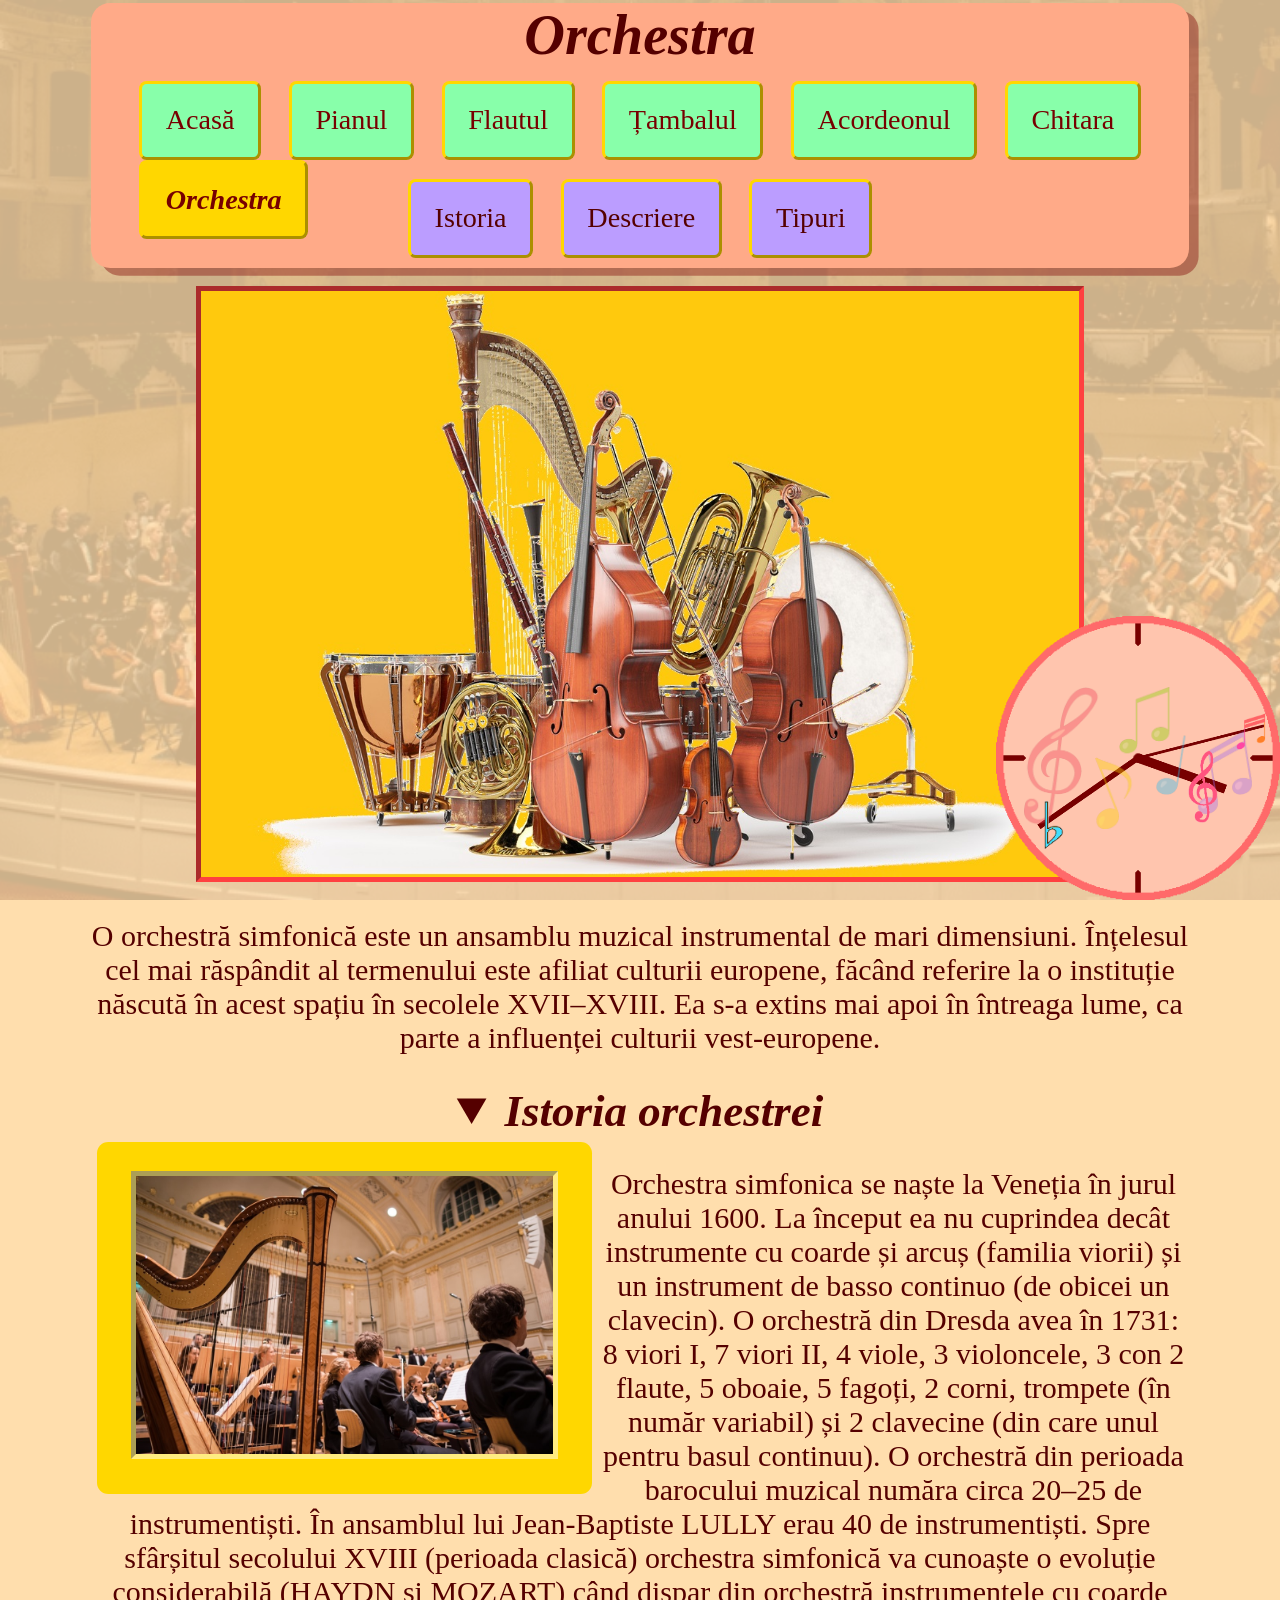
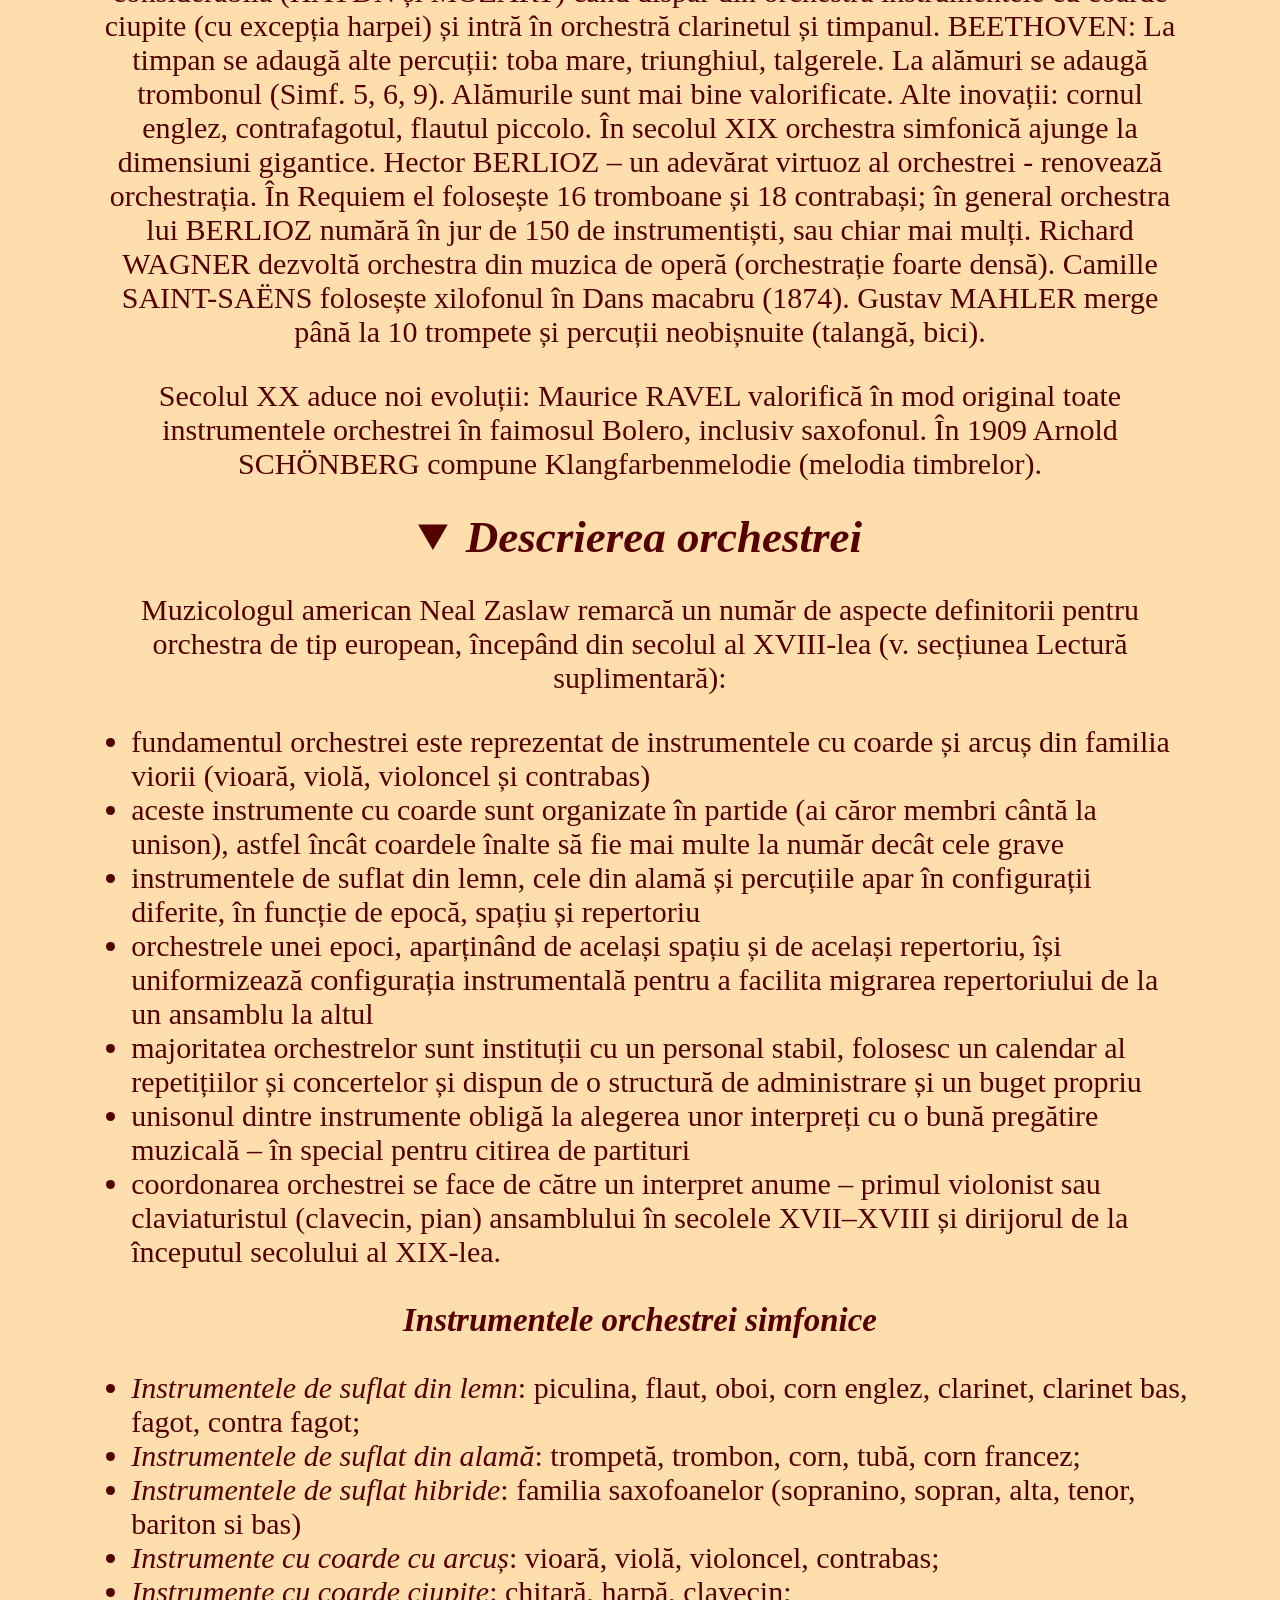
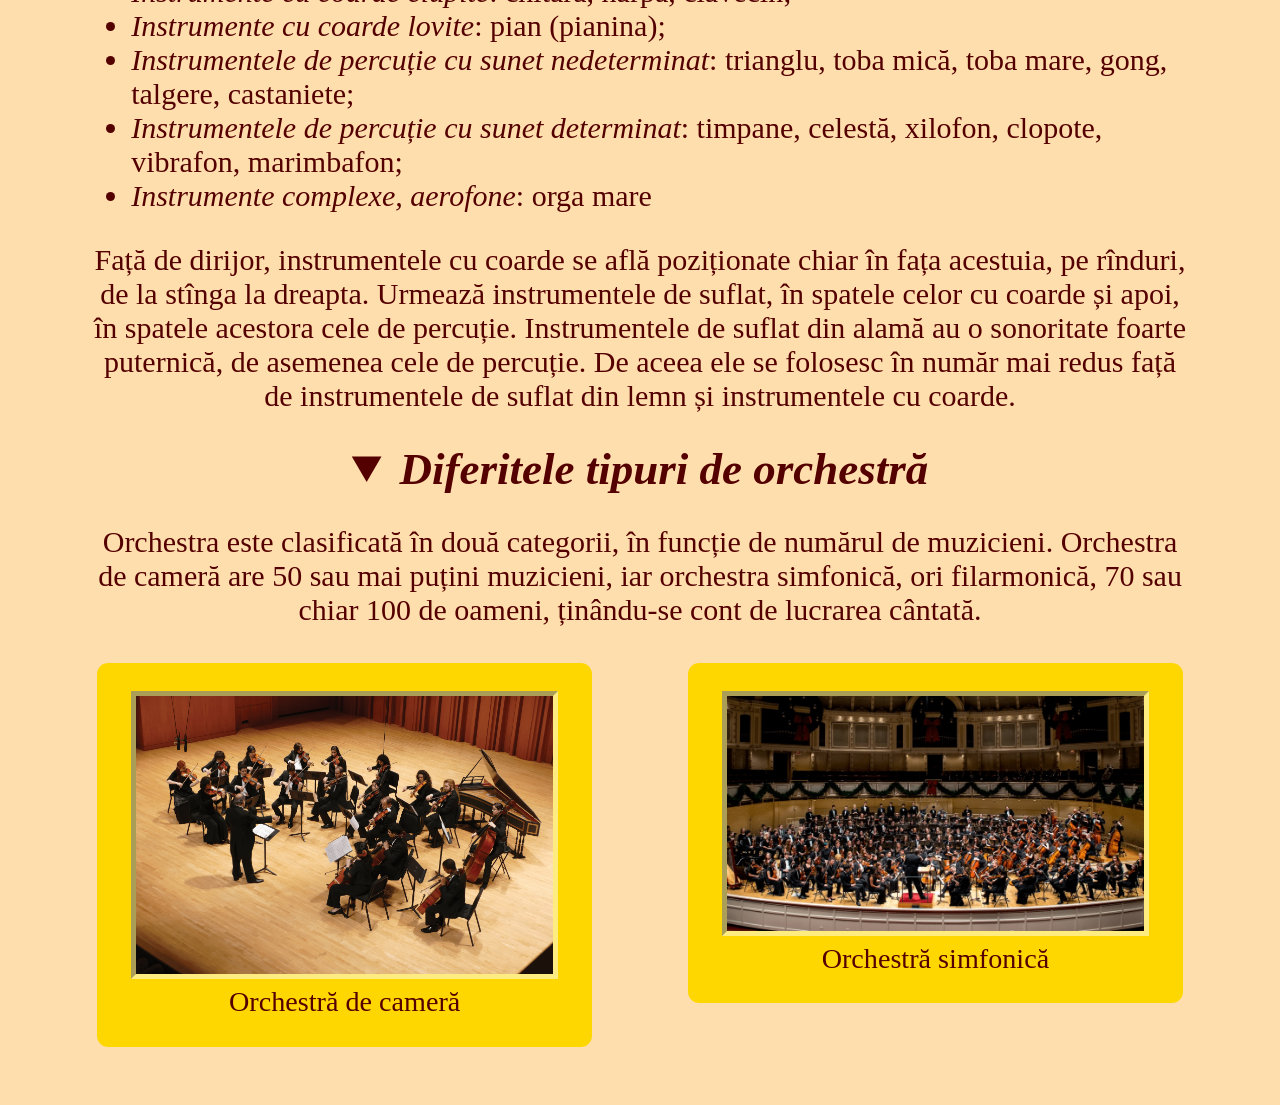
<file: docs/Orchestra.html>
<!DOCTYPE html>
<html lang="ro">
<head>
  <meta charset="UTF-8"></meta>
  <title>Orchestra</title>
  <link rel="icon" type="image/x-icon" href="icon.png"></link>
  <link rel="stylesheet" href="css/pagina.css"></link>
  <link rel="stylesheet" href="css/stil orchestra.css"></link>
</head>
<body>

<div id="fundal"></div>

<div id="continut">

<header>

  <h1>Orchestra</h1>
  
  <div class="meniu">
    <a class="link" href="index.html">Acasă</a>
	<div id="apare">
	  <button class="link" id="pagCurenta">Orchestra</button>
	</div>
  </div>
  
  <div class="meniu">
    <a class="link" href="Pianul.html">Pianul</a>
	<div class="subMeniu">
	  <a class="linkSub" href="Pianul.html#istoria">Istoria</a>
	  <a class="linkSub" href="Pianul.html#descriere">Descriere</a>
	  <a class="linkSub" href="Pianul.html#tipuri">Tipuri</a>
	</div>
  </div>
  
  <div class="meniu">
    <a class="link" href="Flautul.html">Flautul</a>
	<div class="subMeniu">
	  <a class="linkSub" href="Flautul.html#istoria">Istoria</a>
	  <a class="linkSub" href="Flautul.html#descriere">Descriere</a>
	  <a class="linkSub" href="Flautul.html#tipuri">Tipuri</a>
	</div>
  </div>
  
  <div class="meniu">
    <a class="link" href="Tambalul.html">Țambalul</a>
	<div class="subMeniu">
	  <a class="linkSub" href="Tambalul.html#istoria">Istoria</a>
	  <a class="linkSub" href="Tambalul.html#descriere">Descriere</a>
	</div>
  </div>
  
  <div class="meniu">
    <a class="link" href="Acordeonul.html">Acordeonul</a>
	<div class="subMeniu">
	  <a class="linkSub" href="Acordeonul.html#istoria">Istoria</a>
	  <a class="linkSub" href="Acordeonul.html#descriere">Descriere</a>
	  <a class="linkSub" href="Acordeonul.html#tipuri">Tipuri</a>
	</div>
  </div>
  
  <div class="meniu">
    <a class="link" href="Chitara.html">Chitara</a>
	<div class="subMeniu">
	  <a class="linkSub" href="Chitara.html#istoria">Istoria</a>
	  <a class="linkSub" href="Chitara.html#descriere">Descriere</a>
	  <a class="linkSub" href="Chitara.html#tipuri">Tipuri</a>
	</div>
  </div>
  
  <br><br>
  
  <a class="linkPag" href="#istoria">Istoria</a>
  <a class="linkPag" href="#descriere">Descriere</a>
  <a class="linkPag" href="#tipuri">Tipuri</a>
  
</header>

<img id="pozaCoperta" class="pozaCoperta" src="Imagini/orchestra/coperta.jpg"></img>

<p>
  O orchestră simfonică este un ansamblu muzical instrumental de mari dimensiuni. Înțelesul cel mai răspândit al termenului este afiliat culturii europene, făcând referire la o instituție născută în acest spațiu în secolele XVII–XVIII. Ea s-a extins mai apoi în întreaga lume, ca parte a influenței culturii vest-europene.
</p>

<div id="istoria">
<details open>

  <summary>Istoria orchestrei</summary>
  
  <div id="ramaUii" class="rama">
    <img id="pozaUii" class="poza" src="Imagini/orchestra/uii.jpg"></img>
  </div>
  
  <p>
    Orchestra simfonica se naște la Veneția în jurul anului 1600. La început ea nu cuprindea decât instrumente cu coarde și arcuș (familia viorii) și un instrument de basso continuo (de obicei un clavecin). O orchestră din Dresda avea în 1731: 8 viori I, 7 viori II, 4 viole, 3 violoncele, 3 con 2 flaute, 5 oboaie, 5 fagoți, 2 corni, trompete (în număr variabil) și 2 clavecine (din care unul pentru basul continuu). O orchestră din perioada barocului muzical număra circa 20–25 de instrumentiști. În ansamblul lui Jean-Baptiste LULLY erau 40 de instrumentiști. Spre sfârșitul secolului XVIII (perioada clasică) orchestra simfonică va cunoaște o evoluție considerabilă (HAYDN și MOZART) când dispar din orchestră instrumentele cu coarde ciupite (cu excepția harpei) și intră în orchestră clarinetul și timpanul. BEETHOVEN: La timpan se adaugă alte percuții: toba mare, triunghiul, talgerele. La alămuri se adaugă trombonul (Simf. 5, 6, 9). Alămurile sunt mai bine valorificate. Alte inovații: cornul englez, contrafagotul, flautul piccolo. În secolul XIX orchestra simfonică ajunge la dimensiuni gigantice. Hector BERLIOZ – un adevărat virtuoz al orchestrei - renovează orchestrația. În Requiem el folosește 16 tromboane și 18 contrabași; în general orchestra lui BERLIOZ numără în jur de 150 de instrumentiști, sau chiar mai mulți. Richard WAGNER dezvoltă orchestra din muzica de operă (orchestrație foarte densă). Camille SAINT-SAËNS folosește xilofonul în Dans macabru (1874). Gustav MAHLER merge până la 10 trompete și percuții neobișnuite (talangă, bici).
  </p>
  <p>
    Secolul XX aduce noi evoluții: Maurice RAVEL valorifică în mod original toate instrumentele orchestrei în faimosul Bolero, inclusiv saxofonul. În 1909 Arnold SCHÖNBERG compune Klangfarbenmelodie (melodia timbrelor).
  </p>

</details>
</div>

<div id="descriere">
<details open>

  <summary>Descrierea orchestrei</summary>
  
  <p>
    Muzicologul american Neal Zaslaw remarcă un număr de aspecte definitorii pentru orchestra de tip european, începând din secolul al XVIII-lea (v. secțiunea Lectură suplimentară):
  </p>
  <ul>
    <li>
	  fundamentul orchestrei este reprezentat de instrumentele cu coarde și arcuș din familia viorii (vioară, violă, violoncel și contrabas)
	</li>
	<li>
	  aceste instrumente cu coarde sunt organizate în partide (ai căror membri cântă la unison), astfel încât coardele înalte să fie mai multe la număr decât cele grave
	</li>
	<li>
	  instrumentele de suflat din lemn, cele din alamă și percuțiile apar în configurații diferite, în funcție de epocă, spațiu și repertoriu
	</li>
	<li>
	  orchestrele unei epoci, aparținând de același spațiu și de același repertoriu, își uniformizează configurația instrumentală pentru a facilita migrarea repertoriului de la un ansamblu la altul
	</li>
	<li>
	  majoritatea orchestrelor sunt instituții cu un personal stabil, folosesc un calendar al repetițiilor și concertelor și dispun de o structură de administrare și un buget propriu
	</li>
	<li>
	  unisonul dintre instrumente obligă la alegerea unor interpreți cu o bună pregătire muzicală – în special pentru citirea de partituri
	</li>
	<li>
	  coordonarea orchestrei se face de către un interpret anume – primul violonist sau claviaturistul (clavecin, pian) ansamblului în secolele XVII–XVIII și dirijorul de la începutul secolului al XIX-lea.
	</li>
  </ul>
  
  <h3>Instrumentele orchestrei simfonice</h3>
  <ul>
    <li>
	  <em>Instrumentele de suflat din lemn</em>: piculina, flaut, oboi, corn englez, clarinet, clarinet bas, fagot, contra fagot;
	</li>
	<li>
	  <em>Instrumentele de suflat din alamă</em>: trompetă, trombon, corn, tubă, corn francez;
	</li>
	<li>
	  <em>Instrumentele de suflat hibride</em>: familia saxofoanelor (sopranino, sopran, alta, tenor, bariton si bas)
	</li>
	<li>
	  <em>Instrumente cu coarde cu arcuș</em>: vioară, violă, violoncel, contrabas;
	</li>
	<li>
	  <em>Instrumente cu coarde ciupite</em>: chitară, harpă, clavecin;
	</li>
	<li>
	  <em>Instrumente cu coarde lovite</em>: pian (pianina);
	</li>
	<li>
	  <em>Instrumentele de percuție cu sunet nedeterminat</em>: trianglu, toba mică, toba mare, gong, talgere, castaniete;
	</li>
	<li>
	  <em>Instrumentele de percuție cu sunet determinat</em>: timpane, celestă, xilofon, clopote, vibrafon, marimbafon;
	</li>
	<li>
	  <em>Instrumente complexe, aerofone</em>: orga mare
	</li>
  </ul>
  
  <p>
    Față de dirijor, instrumentele cu coarde se află poziționate chiar în fața acestuia, pe rînduri, de la stînga la dreapta. Urmează instrumentele de suflat, în spatele celor cu coarde și apoi, în spatele acestora cele de percuție. Instrumentele de suflat din alamă au o sonoritate foarte puternică, de asemenea cele de percuție. De aceea ele se folosesc în număr mai redus față de instrumentele de suflat din lemn și instrumentele cu coarde.
  </p>

</details>
</div>

<div id="tipuri">
<details open>

  <summary>Diferitele tipuri de orchestră</summary>

  <p>
    Orchestra este clasificată în două categorii, în funcție de numărul de muzicieni. Orchestra de cameră are 50 sau mai puțini muzicieni, iar orchestra simfonică, ori filarmonică, 70 sau chiar 100 de oameni, ținându-se cont de lucrarea cântată.
  </p>
  
  <div id="ramaCamera" class="rama">
    <img id="pozaCamera" class="poza" src="Imagini/orchestra/camera.jpg"></img>
    <br>Orchestră de cameră
  </div>
  
  <div id="ramaSimfonica" class="rama">
    <img id="pozaSimfonica" class="poza" src="Imagini/orchestra/orchestra.jpg"></img>
    <br>Orchestră simfonică
  </div>

</details>
</div>

</div>

<div id="divCeas" onclick="miscare()">
  <canvas id="c"></canvas>
  <img id="pozaNote" src="Ceas/Imagini/note muzicale.png"></img>
  
  <img id="cheiaSol" class="pozeAce" src="Ceas/Imagini/cheia sol.png"></img>
  <img id="saispre" class="pozeAce" src="Ceas/Imagini/saisprezecimi.png"></img>
  <img id="bemol" class="pozeAce" src="Ceas/Imagini/bemol.png"></img>
</div>

</body>
<script src="javascript.js"></script>
</html>
</file>
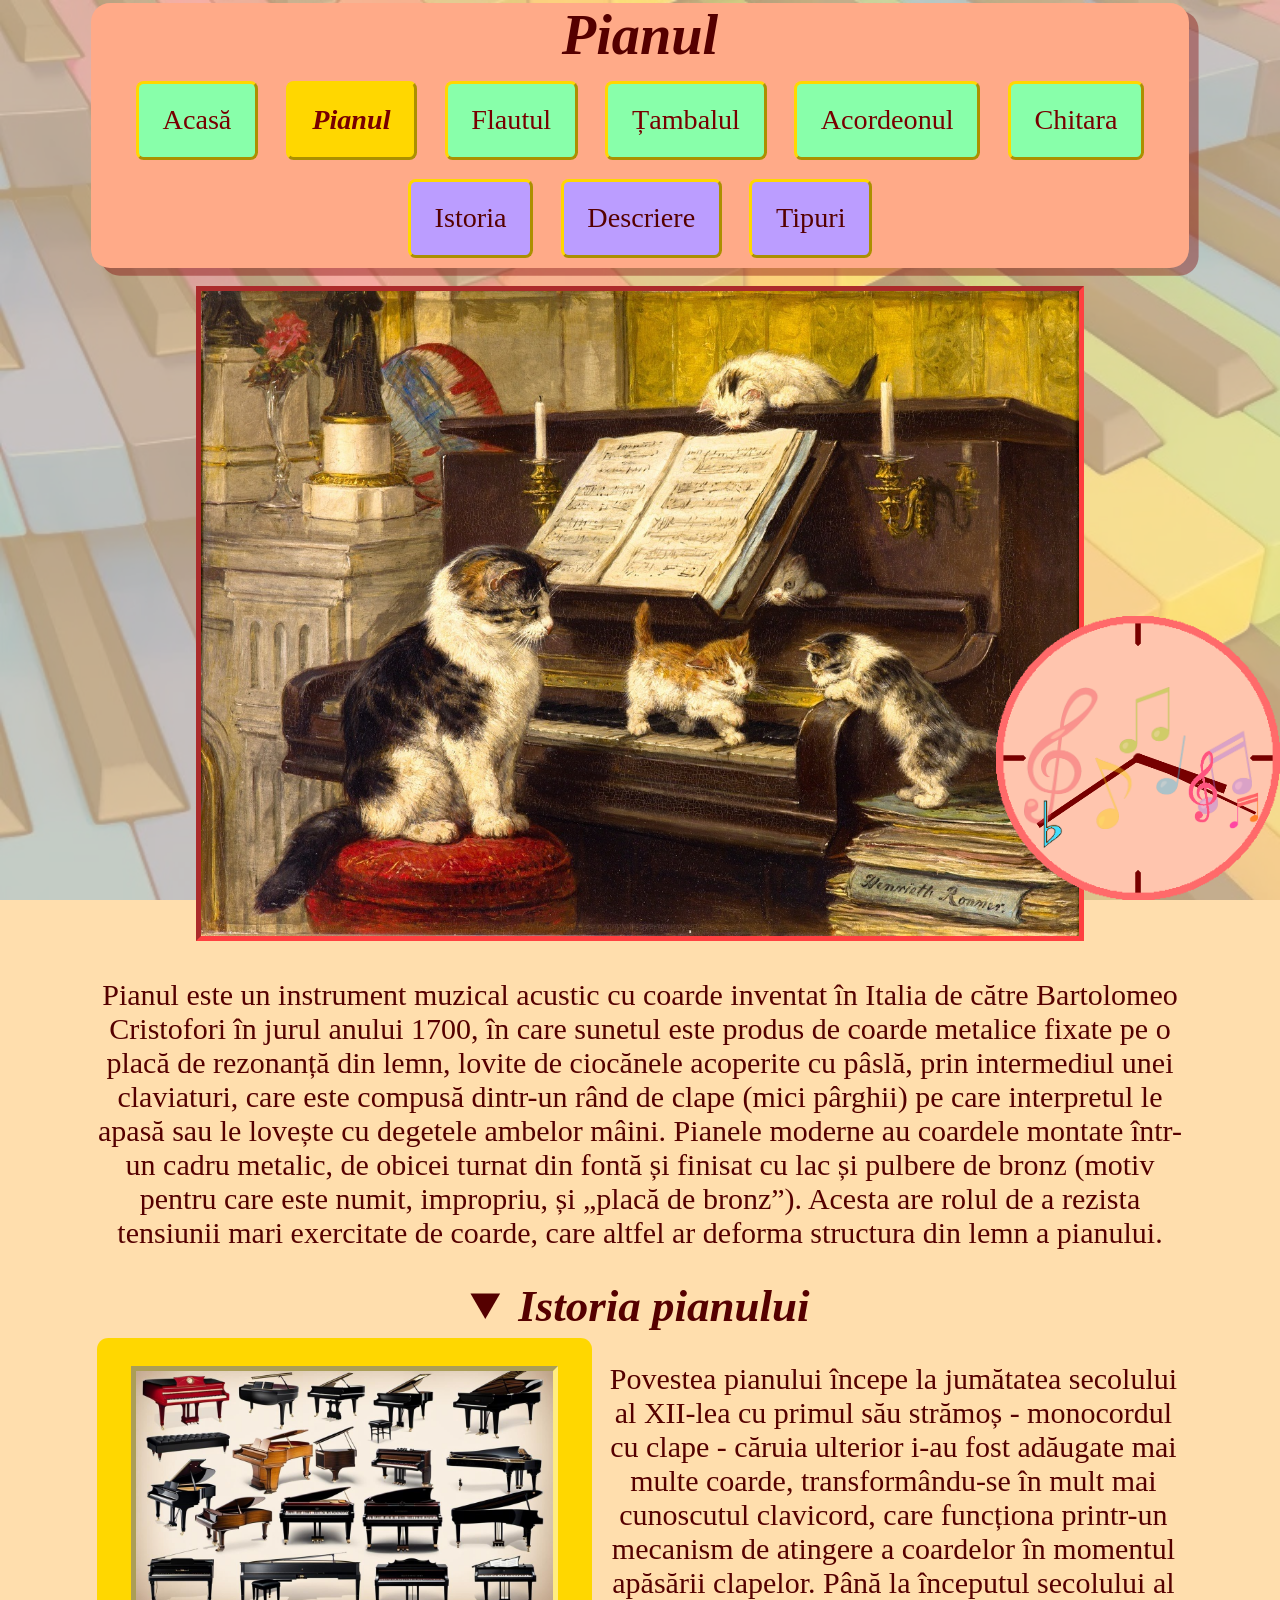
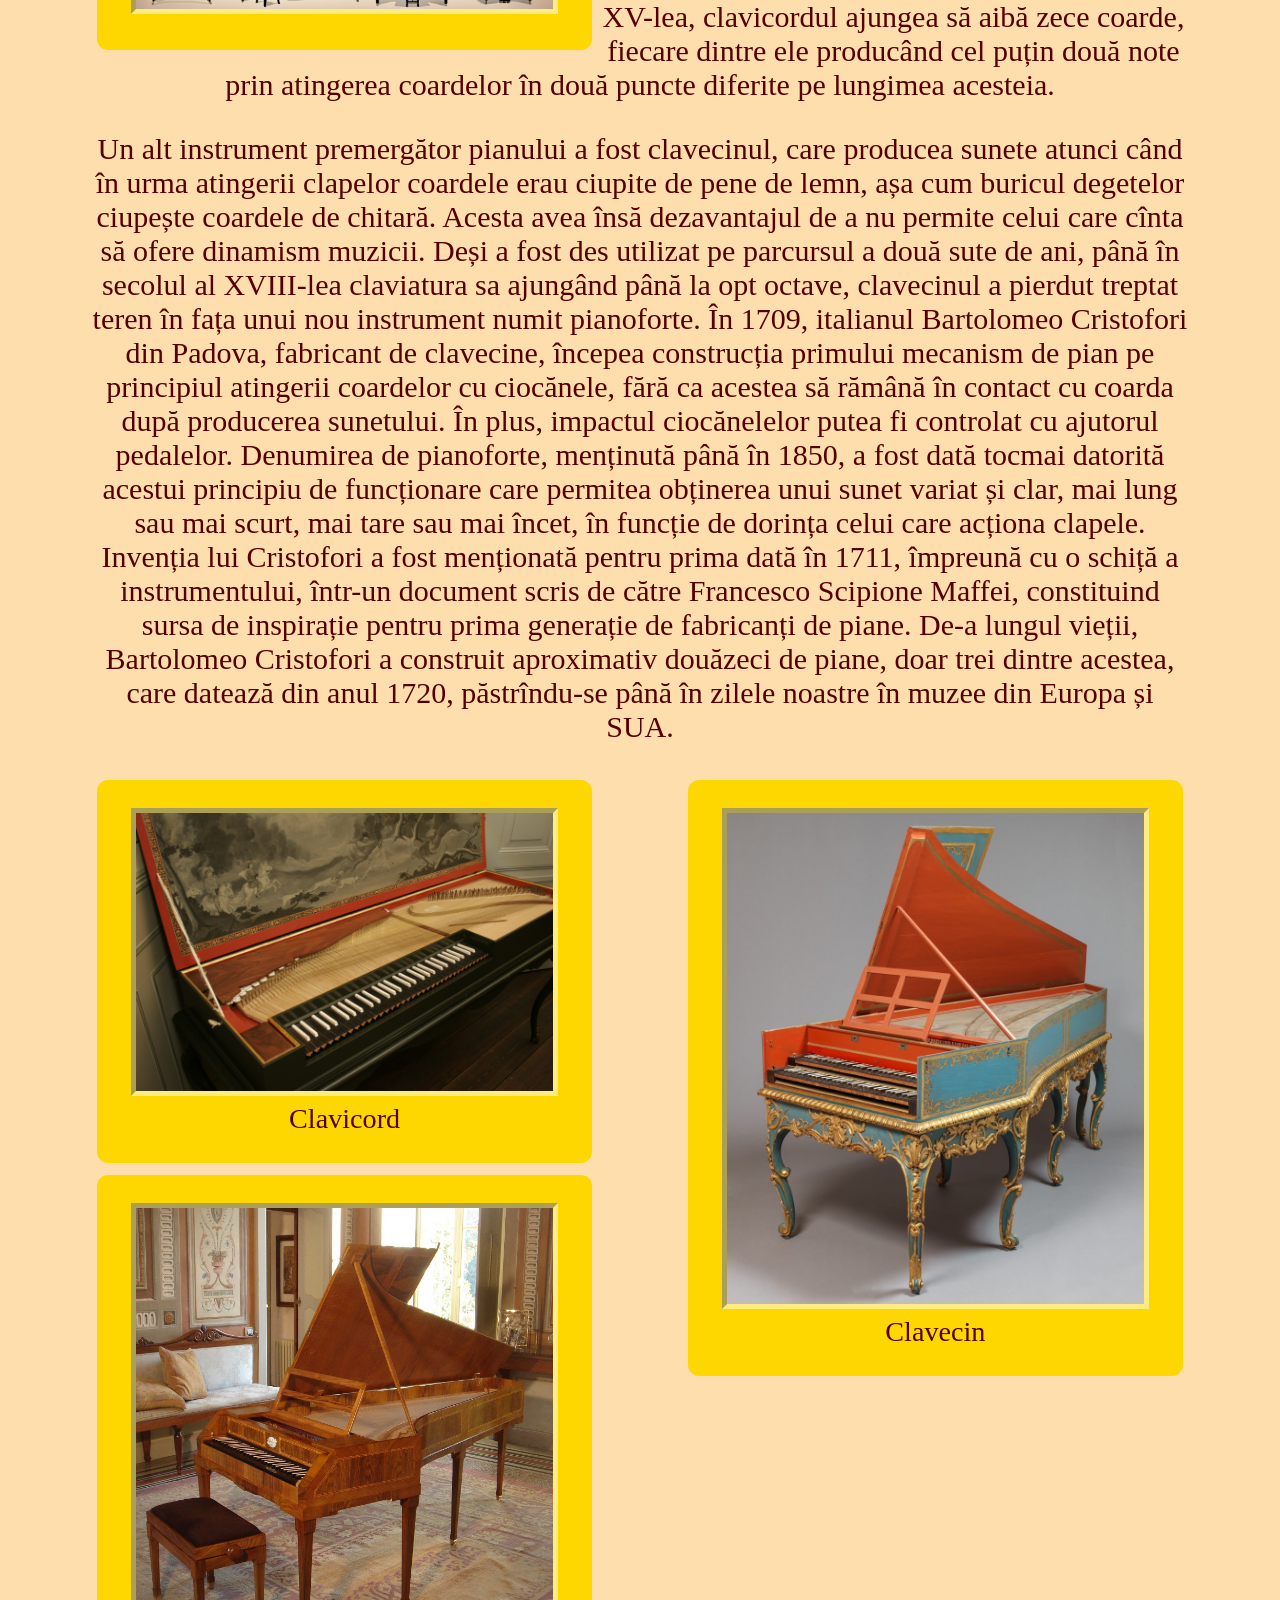
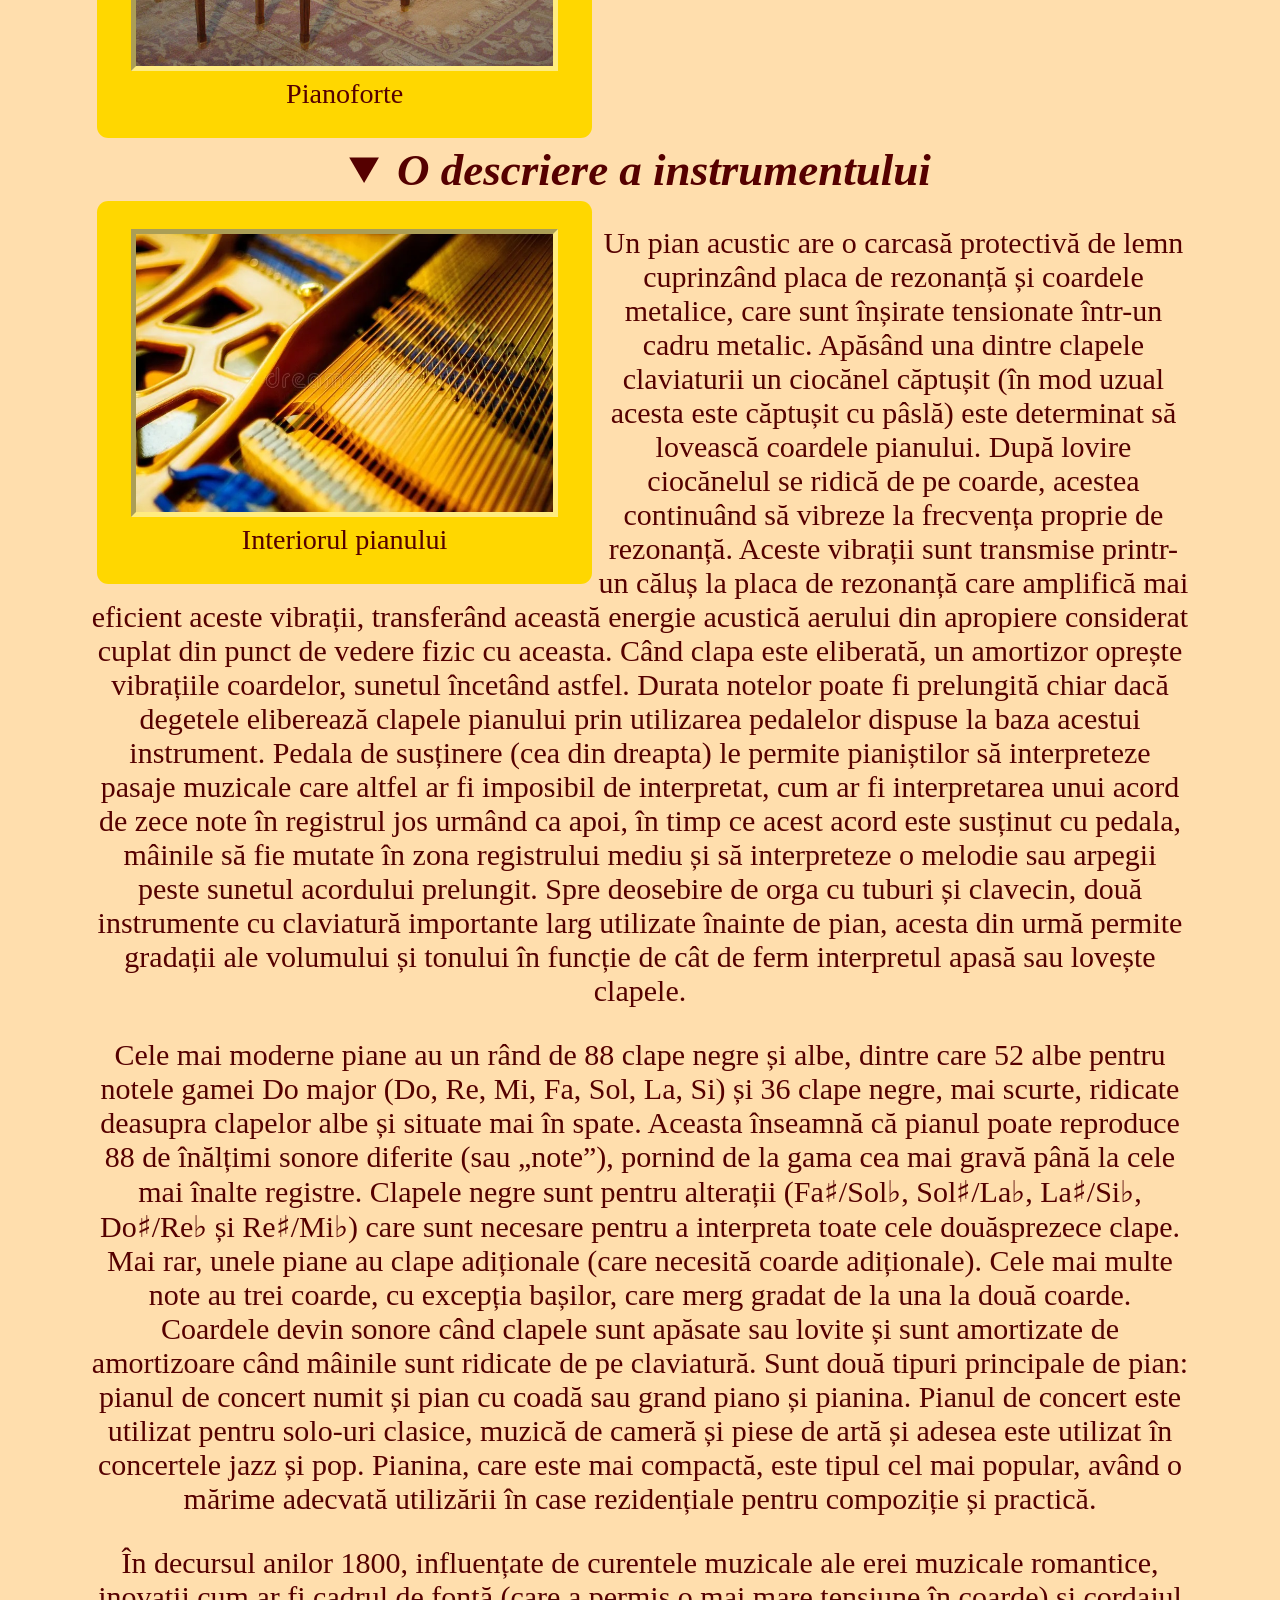
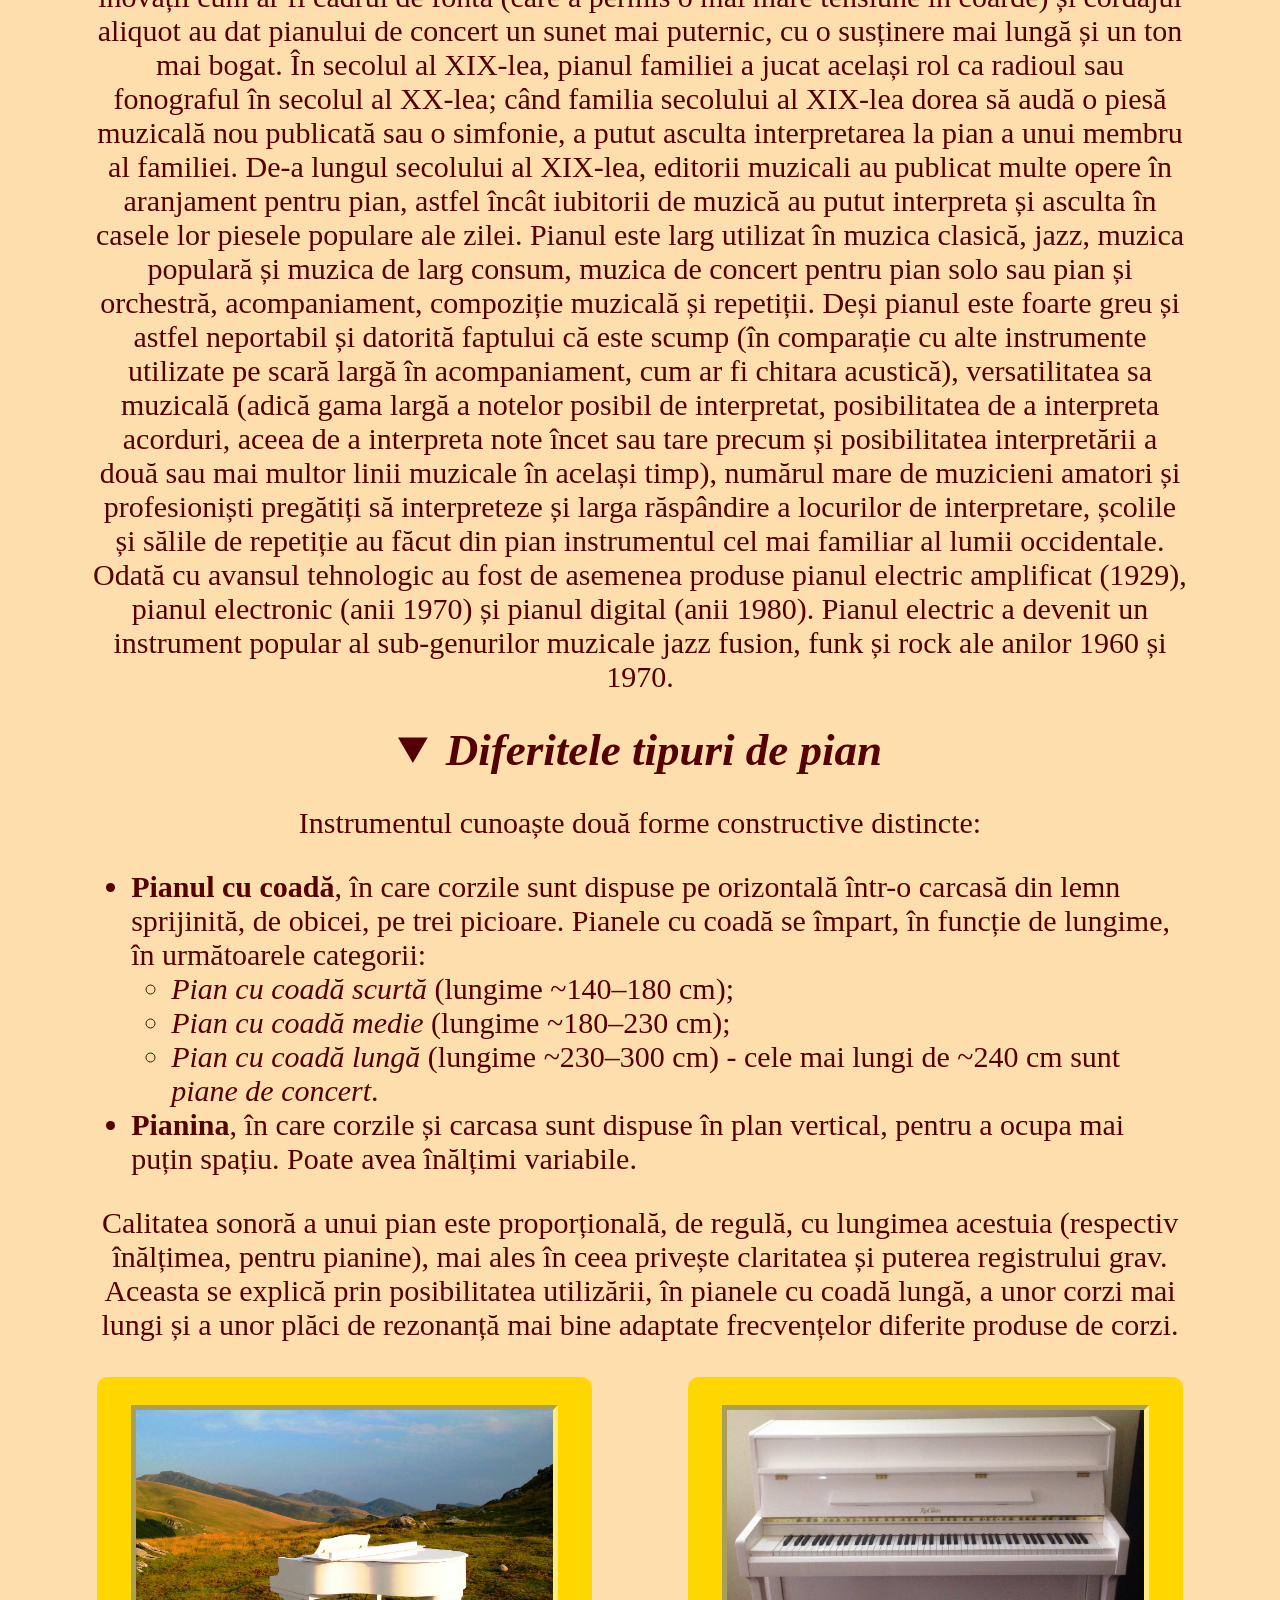
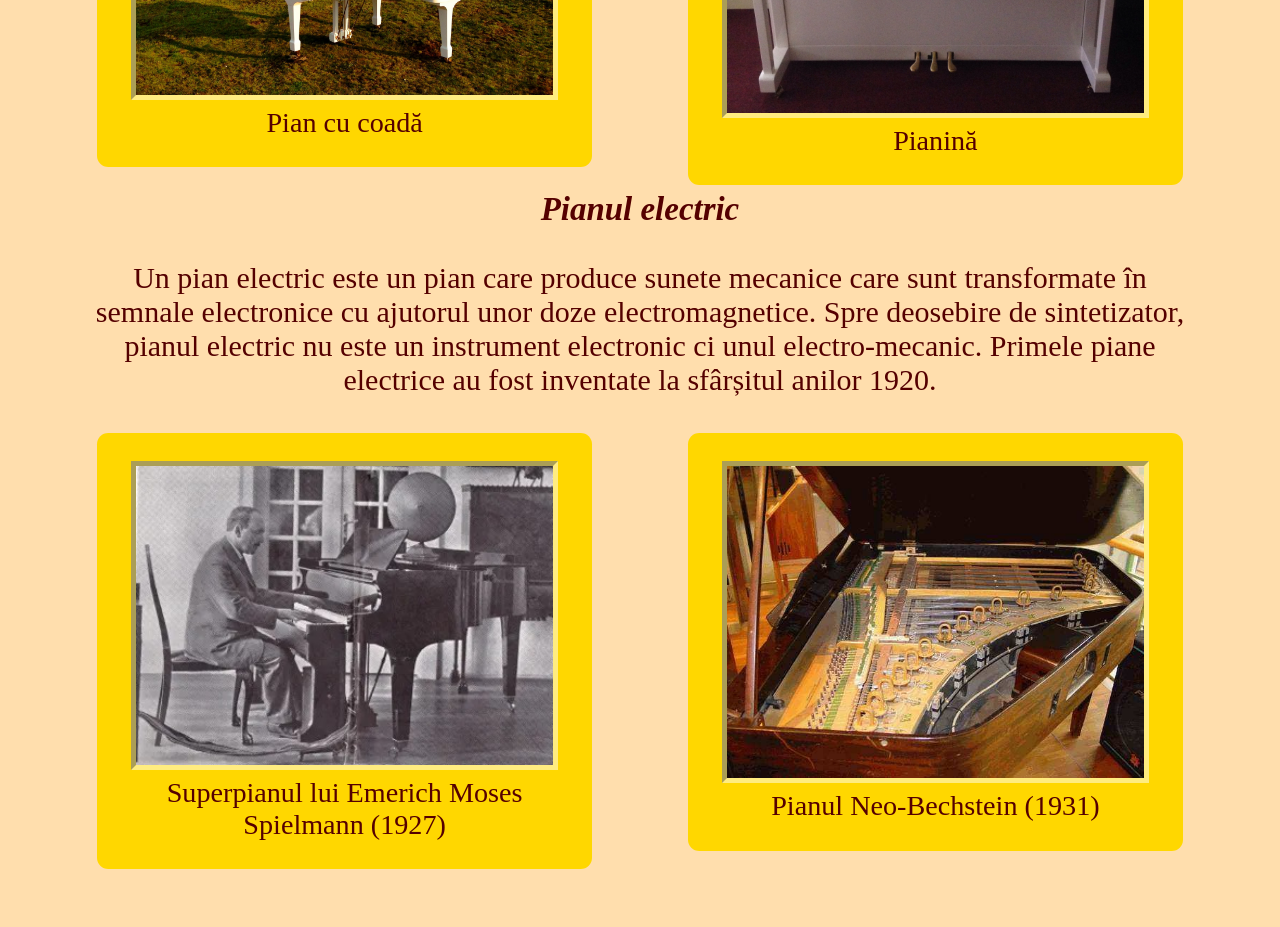
<file: docs/Pianul.html>
<!DOCTYPE html>
<html lang="ro">
<head>
  <meta charset="UTF-8"></meta>
  <title>Pianul</title>
  <link rel="icon" type="image/x-icon" href="icon.png"></link>
  <link rel="stylesheet" href="css/pagina.css"></link>
  <link rel="stylesheet" href="css/stil pian.css"></link>
</head>
<body>

<div id="fundal"></div>

<div id="continut">

<header>
  
  <h1>Pianul</h1>
  
  <div class="meniu">
    <a class="link" href="index.html">Acasă</a>
	<div class="subMeniu">
	  <a class="linkSub" href="Orchestra.html">Orchestra</a>
	  <div class="subSubMeniu">
	    <a class="linkSub" href="Orchestra.html#istoria">Istoria</a>
	    <a class="linkSub" href="Orchestra.html#descriere">Descriere</a>
	    <a class="linkSub" href="Orchestra.html#tipuri">Tipuri</a>
	  </div>
	</div>
  </div>
  
  <button class="link" id="pagCurenta">Pianul</button>
  
  <div class="meniu">
    <a class="link" href="Flautul.html">Flautul</a>
	<div class="subMeniu">
	  <a class="linkSub" href="Flautul.html#istoria">Istoria</a>
	  <a class="linkSub" href="Flautul.html#descriere">Descriere</a>
	  <a class="linkSub" href="Flautul.html#tipuri">Tipuri</a>
	</div>
  </div>
  
  <div class="meniu">
    <a class="link" href="Tambalul.html">Țambalul</a>
	<div class="subMeniu">
	  <a class="linkSub" href="Tambalul.html#istoria">Istoria</a>
	  <a class="linkSub" href="Tambalul.html#descriere">Descriere</a>
	</div>
  </div>
  
  <div class="meniu">
    <a class="link" href="Acordeonul.html">Acordeonul</a>
	<div class="subMeniu">
	  <a class="linkSub" href="Acordeonul.html#istoria">Istoria</a>
	  <a class="linkSub" href="Acordeonul.html#descriere">Descriere</a>
	  <a class="linkSub" href="Acordeonul.html#tipuri">Tipuri</a>
	</div>
  </div>
  
  <div class="meniu">
    <a class="link" href="Chitara.html">Chitara</a>
	<div class="subMeniu">
	  <a class="linkSub" href="Chitara.html#istoria">Istoria</a>
	  <a class="linkSub" href="Chitara.html#descriere">Descriere</a>
	  <a class="linkSub" href="Chitara.html#tipuri">Tipuri</a>
	</div>
  </div>
  
  <br><br>
  
  <a class="linkPag" href="#istoria">Istoria</a>
  <a class="linkPag" href="#descriere">Descriere</a>
  <a class="linkPag" href="#tipuri">Tipuri</a>
  
</header>

<img id="pozaPisici" class="pozaCoperta" src="Imagini/pian/pisici la pian.jpg"></img>

<p>
  Pianul este un instrument muzical acustic cu coarde inventat în Italia de către Bartolomeo Cristofori în jurul anului 1700, în care sunetul este produs de coarde metalice fixate pe o placă de rezonanță din lemn, lovite de ciocănele acoperite cu pâslă, prin intermediul unei claviaturi, care este compusă dintr-un rând de clape (mici pârghii) pe care interpretul le apasă sau le lovește cu degetele ambelor mâini. Pianele moderne au coardele montate într-un cadru metalic, de obicei turnat din fontă și finisat cu lac și pulbere de bronz (motiv pentru care este numit, impropriu, și „placă de bronz”). Acesta are rolul de a rezista tensiunii mari exercitate de coarde, care altfel ar deforma structura din lemn a pianului.
</p>

<div id="istoria">
<details open>

  <summary>Istoria pianului</summary>
  
  <div id="ramaEvo" class="rama">
    <img id="pozaEvo" class="poza" src="Imagini/pian/evolutie.jpg"></img>
  </div>

  <p>
    Povestea pianului începe la jumătatea secolului al XII-lea cu primul său strămoș - monocordul cu clape - căruia ulterior i-au fost adăugate mai multe coarde, transformându-se în mult mai cunoscutul clavicord, care funcționa printr-un mecanism de atingere a coardelor în momentul apăsării clapelor. Până la începutul secolului al XV-lea, clavicordul ajungea să aibă zece coarde, fiecare dintre ele producând cel puțin două note prin atingerea coardelor în două puncte diferite pe lungimea acesteia.
  </p>
  
  <p>
    Un alt instrument premergător pianului a fost clavecinul, care producea sunete atunci când în urma atingerii clapelor coardele erau ciupite de pene de lemn, așa cum buricul degetelor ciupește coardele de chitară. Acesta avea însă dezavantajul de a nu permite celui care cînta să ofere dinamism muzicii. Deși a fost des utilizat pe parcursul a două sute de ani, până în secolul al XVIII-lea claviatura sa ajungând până la opt octave, clavecinul a pierdut treptat teren în fața unui nou instrument numit pianoforte. În 1709, italianul Bartolomeo Cristofori din Padova, fabricant de clavecine, începea construcția primului mecanism de pian pe principiul atingerii coardelor cu ciocănele, fără ca acestea să rămână în contact cu coarda după producerea sunetului. În plus, impactul ciocănelelor putea fi controlat cu ajutorul pedalelor. Denumirea de pianoforte, menținută până în 1850, a fost dată tocmai datorită acestui principiu de funcționare care permitea obținerea unui sunet variat și clar, mai lung sau mai scurt, mai tare sau mai încet, în funcție de dorința celui care acționa clapele. Invenția lui Cristofori a fost menționată pentru prima dată în 1711, împreună cu o schiță a instrumentului, într-un document scris de către Francesco Scipione Maffei, constituind sursa de inspirație pentru prima generație de fabricanți de piane. De-a lungul vieții, Bartolomeo Cristofori a construit aproximativ douăzeci de piane, doar trei dintre acestea, care datează din anul 1720, păstrîndu-se până în zilele noastre în muzee din Europa și SUA.
  </p>
  
  <div id="ramaClavi" class="rama">
    <img id="pozaClavi" class="poza" src="Imagini/pian/clavicord.jpg"></img>
    <br>Clavicord
  </div>
  
  <div id="ramaClave" class="rama">
    <img id="pozaClave" class="poza" src="Imagini/pian/clavecin.jpg"></img>
    <br>Clavecin
  </div>
  
  <div id="ramaForte" class="rama">
    <img id="pozaForte" class="poza" src="Imagini/pian/pianoforte.jpg"></img>
    <br>Pianoforte
  </div>

</details>
</div>

<div id="descriere">
<details open>

  <summary>O descriere a instrumentului</summary>
  
  <div id="ramaInt" class="rama">
    <img id="pozaInt" class="poza" src="Imagini/pian/interior pian.jpg"></img>
    <br>Interiorul pianului
  </div>
  
  <p>
    Un pian acustic are o carcasă protectivă de lemn cuprinzând placa de rezonanță și coardele metalice, care sunt înșirate tensionate într-un cadru metalic. Apăsând una dintre clapele claviaturii un ciocănel căptușit (în mod uzual acesta este căptușit cu pâslă) este determinat să lovească coardele pianului. După lovire ciocănelul se ridică de pe coarde, acestea continuând să vibreze la frecvența proprie de rezonanță. Aceste vibrații sunt transmise printr-un căluș⁠ la placa de rezonanță care amplifică mai eficient aceste vibrații, transferând această energie acustică aerului din apropiere considerat cuplat din punct de vedere fizic⁠ cu aceasta. Când clapa este eliberată, un amortizor oprește vibrațiile coardelor, sunetul încetând astfel. Durata notelor poate fi prelungită chiar dacă degetele eliberează clapele pianului prin utilizarea pedalelor dispuse la baza acestui instrument. Pedala de susținere (cea din dreapta) le permite pianiștilor să interpreteze pasaje muzicale care altfel ar fi imposibil de interpretat, cum ar fi interpretarea unui acord de zece note în registrul jos urmând ca apoi, în timp ce acest acord este susținut cu pedala, mâinile să fie mutate în zona registrului mediu și să interpreteze o melodie sau arpegii peste sunetul acordului prelungit. Spre deosebire de orga cu tuburi și clavecin, două instrumente cu claviatură importante larg utilizate înainte de pian, acesta din urmă permite gradații ale volumului și tonului în funcție de cât de ferm interpretul apasă sau lovește clapele.
  </p>
  <p>
    Cele mai moderne piane au un rând de 88 clape negre și albe, dintre care 52 albe pentru notele gamei Do major (Do, Re, Mi, Fa, Sol, La, Si) și 36 clape negre, mai scurte, ridicate deasupra clapelor albe și situate mai în spate. Aceasta înseamnă că pianul poate reproduce 88 de înălțimi sonore diferite (sau „note”), pornind de la gama cea mai gravă până la cele mai înalte registre. Clapele negre sunt pentru alterații (Fa♯/Sol♭, Sol♯/La♭, La♯/Si♭, Do♯/Re♭ și Re♯/Mi♭) care sunt necesare pentru a interpreta toate cele douăsprezece clape. Mai rar, unele piane au clape adiționale (care necesită coarde adiționale). Cele mai multe note au trei coarde, cu excepția bașilor, care merg gradat de la una la două coarde. Coardele devin sonore când clapele sunt apăsate sau lovite și sunt amortizate de amortizoare când mâinile sunt ridicate de pe claviatură. Sunt două tipuri principale de pian: pianul de concert numit și pian cu coadă sau grand piano și pianina. Pianul de concert este utilizat pentru solo-uri clasice, muzică de cameră și piese de artă și adesea este utilizat în concertele jazz și pop. Pianina, care este mai compactă, este tipul cel mai popular, având o mărime adecvată utilizării în case rezidențiale pentru compoziție și practică.
  </p>
  <p>
    În decursul anilor 1800, influențate de curentele muzicale ale erei muzicale romantice, inovații cum ar fi cadrul de fontă (care a permis o mai mare tensiune în coarde) și cordajul aliquot⁠ au dat pianului de concert un sunet mai puternic, cu o susținere mai lungă și un ton mai bogat. În secolul al XIX-lea, pianul familiei a jucat același rol ca radioul sau fonograful în secolul al XX-lea; când familia secolului al XIX-lea dorea să audă o piesă muzicală nou publicată sau o simfonie, a putut asculta interpretarea la pian a unui membru al familiei. De-a lungul secolului al XIX-lea, editorii muzicali au publicat multe opere în aranjament pentru pian, astfel încât iubitorii de muzică au putut interpreta și asculta în casele lor piesele populare ale zilei. Pianul este larg utilizat în muzica clasică, jazz, muzica populară și muzica de larg consum, muzica de concert pentru pian solo sau pian și orchestră, acompaniament, compoziție muzicală și repetiții. Deși pianul este foarte greu și astfel neportabil și datorită faptului că este scump (în comparație cu alte instrumente utilizate pe scară largă în acompaniament, cum ar fi chitara acustică), versatilitatea sa muzicală (adică gama largă a notelor posibil de interpretat, posibilitatea de a interpreta acorduri, aceea de a interpreta note încet sau tare precum și posibilitatea interpretării a două sau mai multor linii muzicale în același timp), numărul mare de muzicieni amatori și profesioniști pregătiți să interpreteze și larga răspândire a locurilor de interpretare, școlile și sălile de repetiție au făcut din pian instrumentul cel mai familiar al lumii occidentale. Odată cu avansul tehnologic⁠ au fost de asemenea produse pianul electric⁠ amplificat⁠ (1929), pianul electronic⁠ (anii 1970) și pianul digital (anii 1980). Pianul electric a devenit un instrument popular al sub-genurilor muzicale jazz fusion, funk și rock ale anilor 1960 și 1970.
  </p>

</details>
</div>

<div id="tipuri">
<details open>

  <summary>Diferitele tipuri de pian</summary>

  <p>
  Instrumentul cunoaște două forme constructive distincte:
  </p>
  
  <ul>
    <li>
      <strong>Pianul cu coadă</strong>, în care corzile sunt dispuse pe orizontală într-o carcasă din lemn sprijinită, de obicei, pe trei picioare. Pianele cu coadă se împart, în funcție de lungime, în următoarele categorii:
      <ul>
        <li>
          <em>Pian cu coadă scurtă</em> (lungime ~140–180 cm);
        </li>
        <li>
          <em>Pian cu coadă medie</em> (lungime ~180–230 cm);
        </li>
        <li>
          <em>Pian cu coadă lungă</em> (lungime ~230–300 cm) - cele mai lungi de ~240 cm sunt <em>piane de concert</em>.
        </li>
      </ul>
    </li>
    <li>
      <strong>Pianina</strong>, în care corzile și carcasa sunt dispuse în plan vertical, pentru a ocupa mai puțin spațiu. Poate avea înălțimi variabile.
    </li>
  </ul>
  
  <p>
    Calitatea sonoră a unui pian este proporțională, de regulă, cu lungimea acestuia (respectiv înălțimea, pentru pianine), mai ales în ceea privește claritatea și puterea registrului grav. Aceasta se explică prin posibilitatea utilizării, în pianele cu coadă lungă, a unor corzi mai lungi și a unor plăci de rezonanță mai bine adaptate frecvențelor diferite produse de corzi.
  </p>
  
  <div id="ramaCoada" class="rama">
    <img id="pozaCoada" class="poza" src="Imagini/pian/pian cu coada.jpg"></img>
    <br>Pian cu coadă
  </div>
  
  <div id="ramaNina" class="rama">
    <img id="pozaNina" class="poza" src="Imagini/pian/pianina.jpg"></img>
    <br>Pianină
  </div>
  
  <h3 id="titluElectric">Pianul electric</h3>
  <p>
    Un pian electric este un pian care produce sunete mecanice care sunt transformate în semnale electronice cu ajutorul unor doze electromagnetice. Spre deosebire de sintetizator, pianul electric nu este un instrument electronic ci unul electro-mecanic. Primele piane electrice au fost inventate la sfârșitul anilor 1920.
  </p>
  
  <div id="ramaSpil" class="rama">
    <img id="pozaSpil" class="poza" src="Imagini/pian/Spielmann.jpg"></img>
    <br>Superpianul lui Emerich Moses Spielmann (1927)
  </div>
  
  <div id="ramaBech" class="rama">
    <img id="pozaBech" class="poza" src="Imagini/pian/Neo-Bechstein.jpg"></img>
    <br>Pianul Neo-Bechstein (1931)
  </div>

</details>
</div>

</div>

<div id="divCeas" onclick="miscare()">
  <canvas id="c"></canvas>
  <img id="pozaNote" src="Ceas/Imagini/note muzicale.png"></img>
  
  <img id="cheiaSol" class="pozeAce" src="Ceas/Imagini/cheia sol.png"></img>
  <img id="saispre" class="pozeAce" src="Ceas/Imagini/saisprezecimi.png"></img>
  <img id="bemol" class="pozeAce" src="Ceas/Imagini/bemol.png"></img>
</div>

</body>
<script src="javascript.js"></script>
</html>
</file>
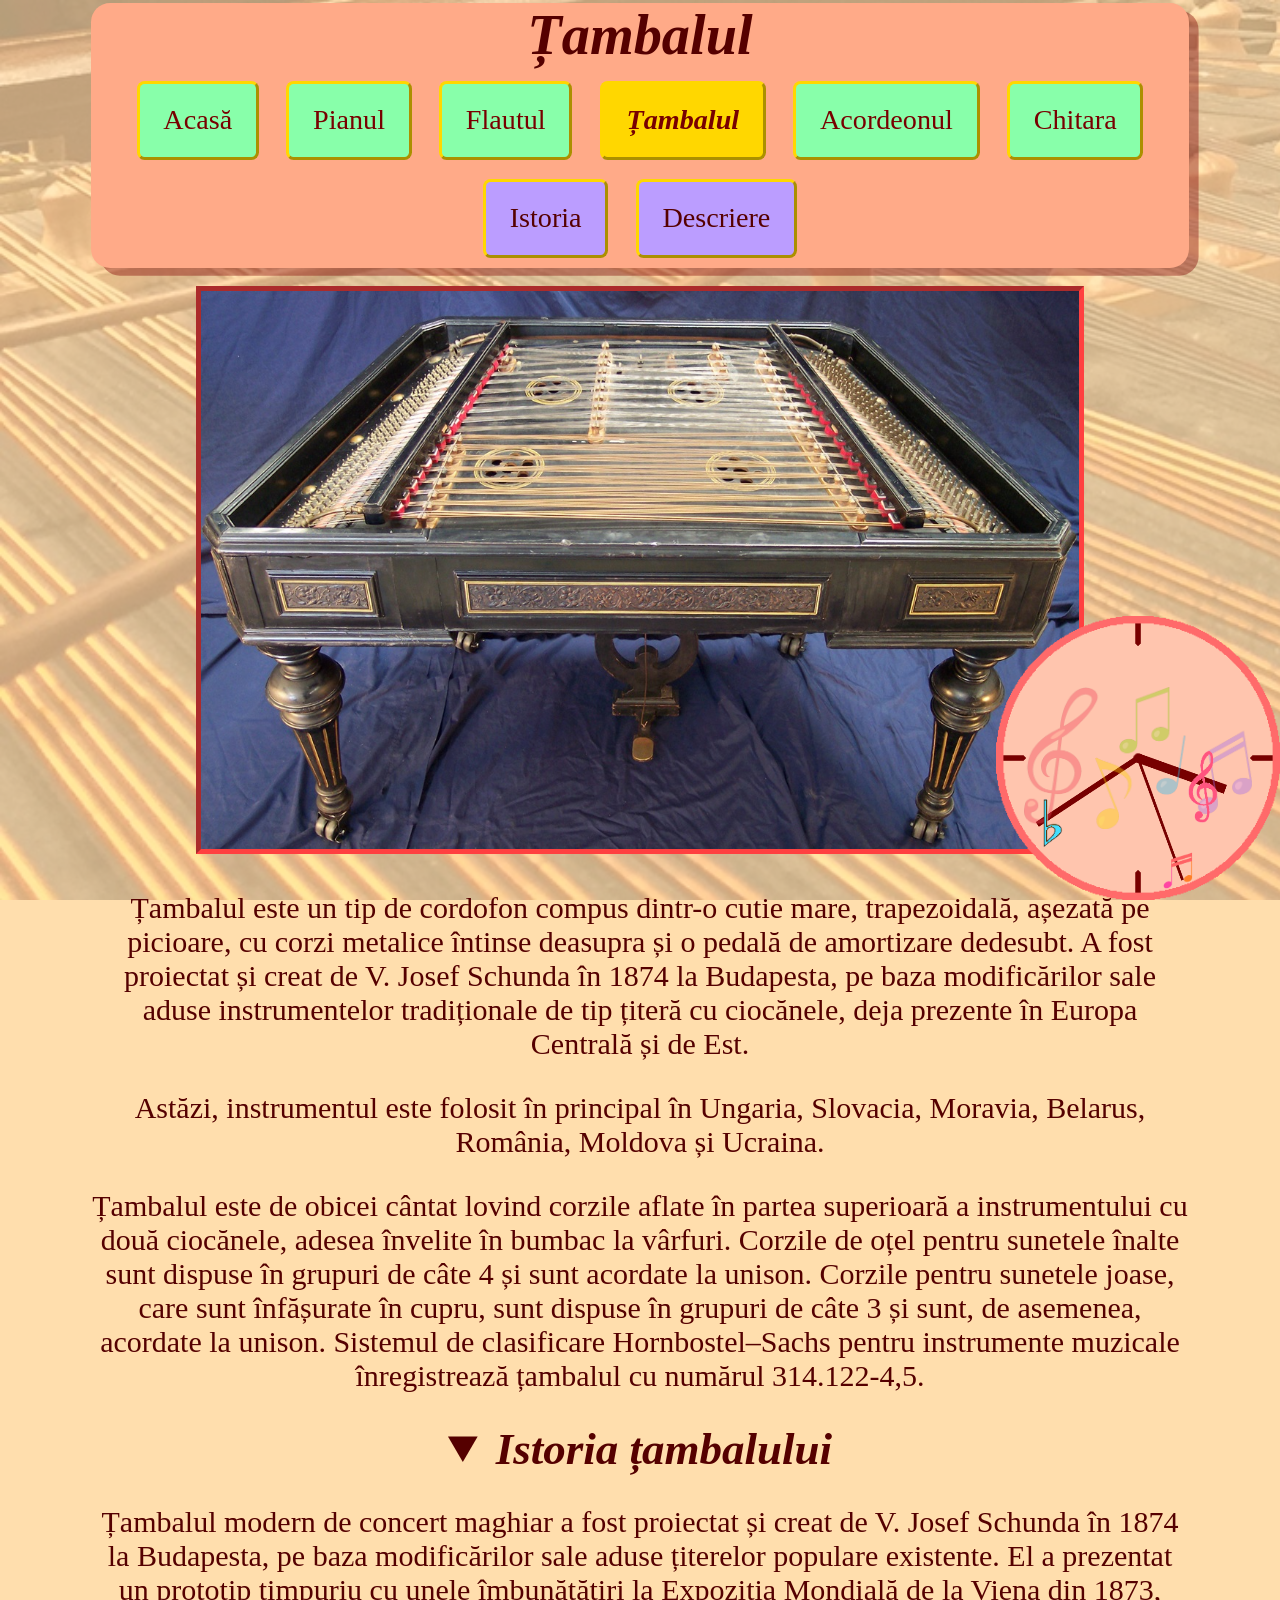
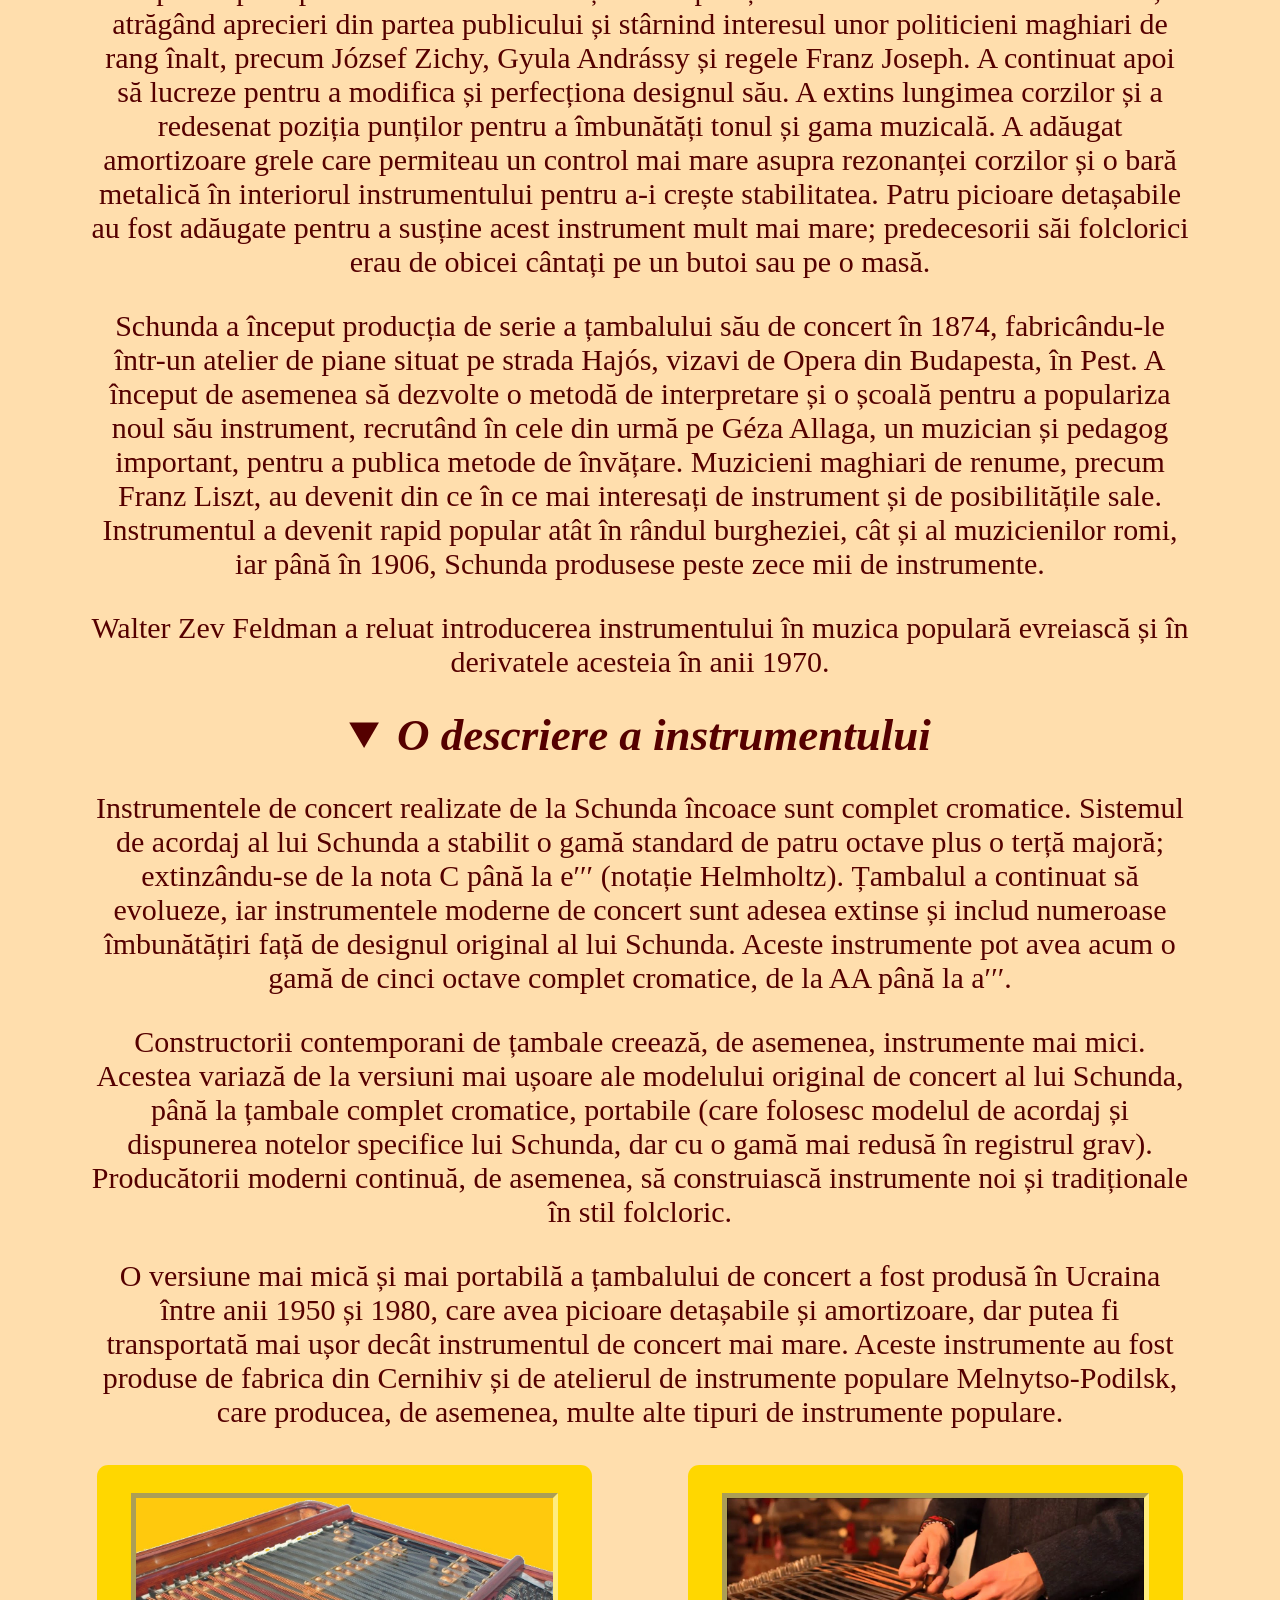
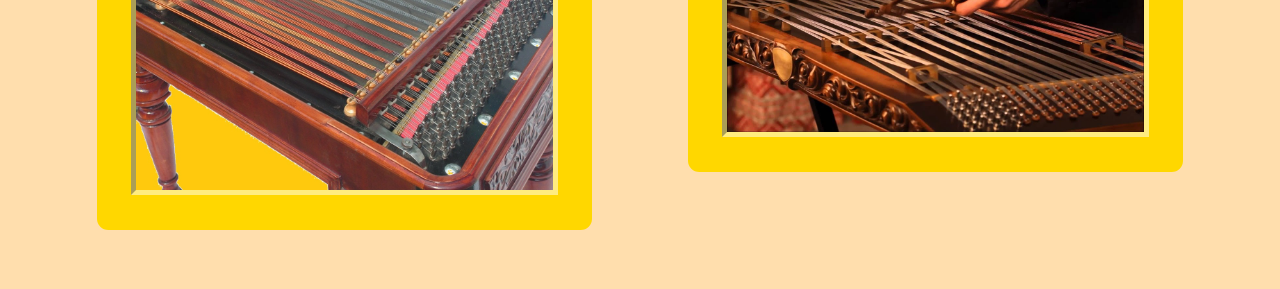
<file: docs/Tambalul.html>
<!DOCTYPE html>
<html lang="ro">
<head>
  <meta charset="UTF-8"></meta>
  <title>Țambalul</title>
  <link rel="icon" type="image/x-icon" href="icon.png"></link>
  <link rel="stylesheet" href="css/pagina.css"></link>
  <link rel="stylesheet" href="css/stil tambal.css"></link>
</head>
<body>

<div id="fundal"></div>

<div id="continut">

<header>
  
  <h1>Țambalul</h1>
  
  <div class="meniu">
    <a class="link" href="index.html">Acasă</a>
	<div class="subMeniu">
	  <a class="linkSub" href="Orchestra.html">Orchestra</a>
	  <div class="subSubMeniu">
	    <a class="linkSub" href="Orchestra.html#istoria">Istoria</a>
	    <a class="linkSub" href="Orchestra.html#descriere">Descriere</a>
	    <a class="linkSub" href="Orchestra.html#tipuri">Tipuri</a>
	  </div>
	</div>
  </div>
  
  <div class="meniu">
    <a class="link" href="Pianul.html">Pianul</a>
	<div class="subMeniu">
	  <a class="linkSub" href="Pianul.html#istoria">Istoria</a>
	  <a class="linkSub" href="Pianul.html#descriere">Descriere</a>
	  <a class="linkSub" href="Pianul.html#tipuri">Tipuri</a>
	</div>
  </div>
  
  <div class="meniu">
    <a class="link" href="Flautul.html">Flautul</a>
	<div class="subMeniu">
	  <a class="linkSub" href="Flautul.html#istoria">Istoria</a>
	  <a class="linkSub" href="Flautul.html#descriere">Descriere</a>
	  <a class="linkSub" href="Flautul.html#tipuri">Tipuri</a>
	</div>
  </div>
  
  <button class="link" id="pagCurenta">Țambalul</button>
  
  <div class="meniu">
    <a class="link" href="Acordeonul.html">Acordeonul</a>
	<div class="subMeniu">
	  <a class="linkSub" href="Acordeonul.html#istoria">Istoria</a>
	  <a class="linkSub" href="Acordeonul.html#descriere">Descriere</a>
	  <a class="linkSub" href="Acordeonul.html#tipuri">Tipuri</a>
	</div>
  </div>
  
  <div class="meniu">
    <a class="link" href="Chitara.html">Chitara</a>
	<div class="subMeniu">
	  <a class="linkSub" href="Chitara.html#istoria">Istoria</a>
	  <a class="linkSub" href="Chitara.html#descriere">Descriere</a>
	  <a class="linkSub" href="Chitara.html#tipuri">Tipuri</a>
	</div>
  </div>
  
  <br><br>
  
  <a class="linkPag" href="#istoria">Istoria</a>
  <a class="linkPag" href="#descriere">Descriere</a>
  
</header>

<img id="pozaTambal" class="pozaCoperta" src="Imagini/tambal/coperta tambal.jpg"></img>

<p>
  Țambalul este un tip de cordofon compus dintr-o cutie mare, trapezoidală, așezată pe picioare, cu corzi metalice întinse deasupra și o pedală de amortizare dedesubt. A fost proiectat și creat de V. Josef Schunda în 1874 la Budapesta, pe baza modificărilor sale aduse instrumentelor tradiționale de tip țiteră cu ciocănele, deja prezente în Europa Centrală și de Est.
</p>
<p>
  Astăzi, instrumentul este folosit în principal în Ungaria, Slovacia, Moravia, Belarus, România, Moldova și Ucraina.
</p>
<p>
  Țambalul este de obicei cântat lovind corzile aflate în partea superioară a instrumentului cu două ciocănele, adesea învelite în bumbac la vârfuri. Corzile de oțel pentru sunetele înalte sunt dispuse în grupuri de câte 4 și sunt acordate la unison. Corzile pentru sunetele joase, care sunt înfășurate în cupru, sunt dispuse în grupuri de câte 3 și sunt, de asemenea, acordate la unison. Sistemul de clasificare Hornbostel–Sachs pentru instrumente muzicale înregistrează țambalul cu numărul 314.122-4,5.
</p>

<div id="istoria">
<details open>

  <summary>Istoria țambalului</summary>
  
  <p>
    Țambalul modern de concert maghiar a fost proiectat și creat de V. Josef Schunda în 1874 la Budapesta, pe baza modificărilor sale aduse țiterelor populare existente. El a prezentat un prototip timpuriu cu unele îmbunătățiri la Expoziția Mondială de la Viena din 1873, atrăgând aprecieri din partea publicului și stârnind interesul unor politicieni maghiari de rang înalt, precum József Zichy, Gyula Andrássy și regele Franz Joseph. A continuat apoi să lucreze pentru a modifica și perfecționa designul său. A extins lungimea corzilor și a redesenat poziția punților pentru a îmbunătăți tonul și gama muzicală. A adăugat amortizoare grele care permiteau un control mai mare asupra rezonanței corzilor și o bară metalică în interiorul instrumentului pentru a-i crește stabilitatea. Patru picioare detașabile au fost adăugate pentru a susține acest instrument mult mai mare; predecesorii săi folclorici erau de obicei cântați pe un butoi sau pe o masă.
  </p>
  <p>
    Schunda a început producția de serie a țambalului său de concert în 1874, fabricându-le într-un atelier de piane situat pe strada Hajós, vizavi de Opera din Budapesta, în Pest. A început de asemenea să dezvolte o metodă de interpretare și o școală pentru a populariza noul său instrument, recrutând în cele din urmă pe Géza Allaga, un muzician și pedagog important, pentru a publica metode de învățare. Muzicieni maghiari de renume, precum Franz Liszt, au devenit din ce în ce mai interesați de instrument și de posibilitățile sale. Instrumentul a devenit rapid popular atât în rândul burgheziei, cât și al muzicienilor romi, iar până în 1906, Schunda produsese peste zece mii de instrumente.
  </p>
  <p>
    Walter Zev Feldman a reluat introducerea instrumentului în muzica populară evreiască și în derivatele acesteia în anii 1970.
  </p>

</details>
</div>

<div id="descriere">
<details open>

  <summary>O descriere a instrumentului</summary>
  
  <p>
    Instrumentele de concert realizate de la Schunda încoace sunt complet cromatice. Sistemul de acordaj al lui Schunda a stabilit o gamă standard de patru octave plus o terță majoră; extinzându-se de la nota C până la e′′′ (notație Helmholtz). Țambalul a continuat să evolueze, iar instrumentele moderne de concert sunt adesea extinse și includ numeroase îmbunătățiri față de designul original al lui Schunda. Aceste instrumente pot avea acum o gamă de cinci octave complet cromatice, de la AA până la a′′′.
  </p>
  <p>
    Constructorii contemporani de țambale creează, de asemenea, instrumente mai mici. Acestea variază de la versiuni mai ușoare ale modelului original de concert al lui Schunda, până la țambale complet cromatice, portabile (care folosesc modelul de acordaj și dispunerea notelor specifice lui Schunda, dar cu o gamă mai redusă în registrul grav). Producătorii moderni continuă, de asemenea, să construiască instrumente noi și tradiționale în stil folcloric.
  </p>
  <p>
    O versiune mai mică și mai portabilă a țambalului de concert a fost produsă în Ucraina între anii 1950 și 1980, care avea picioare detașabile și amortizoare, dar putea fi transportată mai ușor decât instrumentul de concert mai mare. Aceste instrumente au fost produse de fabrica din Cernihiv și de atelierul de instrumente populare Melnytso-Podilsk, care producea, de asemenea, multe alte tipuri de instrumente populare.
  </p>
  
  <div id="rama1" class="rama">
    <img id="poza1" class="poza" src="Imagini/tambal/tambal1.jpg"></img>
  </div>
  
  <div id="rama2" class="rama">
    <img id="poza2" class="poza" src="Imagini/tambal/tambal2.jpg"></img>
  </div>

</details>
</div>

</div>

<div id="divCeas" onclick="miscare()">
  <canvas id="c"></canvas>
  <img id="pozaNote" src="Ceas/Imagini/note muzicale.png"></img>
  
  <img id="cheiaSol" class="pozeAce" src="Ceas/Imagini/cheia sol.png"></img>
  <img id="saispre" class="pozeAce" src="Ceas/Imagini/saisprezecimi.png"></img>
  <img id="bemol" class="pozeAce" src="Ceas/Imagini/bemol.png"></img>
</div>

</body>
<script src="javascript.js"></script>
</html>
</file>
<file: docs/css/pagina.css>
﻿body{
  padding: 2.6vh;
  padding-left: 6.5vw;
  padding-right: 6.5vw;
  margin-top: -6.5vh;
  background: Navajowhite;
  color: #550000;
  text-align: center;
  font-size: 2.2vw;
  font-family: Times New Roman;
}

p, ul, ol{
  font-size: 30px;
}

header{
  background: #ffaa88;
  border-radius: 1.5vmax;
  box-shadow: 0.75vw 0.6vw rgba(127, 0, 0, 0.4);
}

.meniu{
  display: inline-block;
}
.meniu:hover .subMeniu{
  display: block;
}
.subMeniu, .subSubMeniu{
  display: none;
  position: absolute;
  z-index: 2;
  margin-top: -0.8vw;
  margin-left: 0.8vw;
}
.subMeniu:hover .subSubMeniu{
  display: block;
}
.subSubMeniu{
  margin-top: 0;
  margin-left: 3vw;
}

.link, .linkPag, .linkSub{
  border: outset gold;
  padding: 2.3vh 1.85vw;
  margin: 0.8vw;
  margin-top: -3.25vh;
  text-decoration: none;
  border-radius: 0.6vmax;
  transition: background 0.3s;
}
.link:hover, .linkPag:hover, .linkSub:hover{
  background: #ffee55;
}
.link{
  background: #88ffaa;
  color: #770000;
  display: inline-block;
}
.linkPag{
  background: #bb9dff;
  color: #550000;
  display: inline-block;
}
.linkSub{
  background: #bb9dff;
  color: #550000;
  margin: 0;
  display: block;
}
#pagCurenta{
  font-size: 2.2vw;
  font-family: Times New Roman;
  font-weight: bold;
  font-style: italic;
  background: gold;
}

h1, h3, summary{
  font-style: italic;
}
summary{
  font-weight: bold;
  font-size: 45px;
}

ul, ol{
  text-align: left;
}

#fundal{
  position: fixed;
  left: 0; top: 0;
  width: 100%; height: 100%;
  z-index: -1;
}

#continut{
  position: relative;
}

.pozaCoperta{
  width: 80%; height: auto;
  border: inset 0.45vmax #ff4040;
  margin-top: 2vh;
}

.rama{
  width: 40%;
  padding: 2.2vmax;
  background: #ffd700;
  border-radius: 0.88vmax;
  margin: 0.45vw;
}
.poza{
  width: 95%; height: auto;
  border: inset 0.45vmax #ffec80;
}
</file>
<file: docs/css/stil acordeon.css>
﻿#fundal{
  background-image: url("../Imagini/acordeon/acordeon.jpg");
  background-size: cover;
  opacity: 0.2;
}

#ramaTip, #rama1830, #ramaBasi, #ramaPian{
  float: left;
}
#ramaCarte, #ramaJanko{
  float: right;
}

#descriere{
  clear: both;
}
</file>
<file: docs/css/stil flaut.css>
﻿#fundal{
  background-image: url("../Imagini/flaut/flaut.jpg");
  opacity: 0.2;
}

#ramaInt, #ramaAntic, #ramaEvo, #ramaDulce{
  float: left;
}
#ramaTrav{
  float: right;
}

#descriere{
  clear: both;
}
</file>
<file: docs/css/stil orchestra.css>
﻿#fundal{
  background-image: url("../Imagini/orchestra/orchestra.jpg");
  background-size: cover;
  opacity: 0.2;
}

#pagCurenta{
  margin: 0;
  margin-left: 0.8vw;
}

#apare{
  position: absolute;
  z-index: 1;
  margin-top: -0.8vw;
}

#ramaUii, #ramaCamera{
  float: left;
}
#ramaSimfonica{
  float: right;
}
</file>
<file: docs/css/stil pian.css>
#fundal{
  background-image: url("../Imagini/pian/pian.jpg");
  background-size: cover;
  opacity: 0.3;
}

#descriere, #titluElectric{
  clear: both;
}

#ramaForte{
	clear: left;
}
#ramaSpil, #ramaClavi, #ramaEvo, #ramaForte, #ramaInt, #ramaCoada{
  float: left;
}
#ramaBech, #ramaClave, #ramaNina{
  float: right;
}
</file>
<file: docs/css/stil tambal.css>
﻿#fundal{
  background-image: url("../Imagini/tambal/tambal.jpg");
  background-size: cover;
  opacity: 0.3;
}

#rama1{
  float: left;
}
#rama2{
  float: right;
}
</file>
